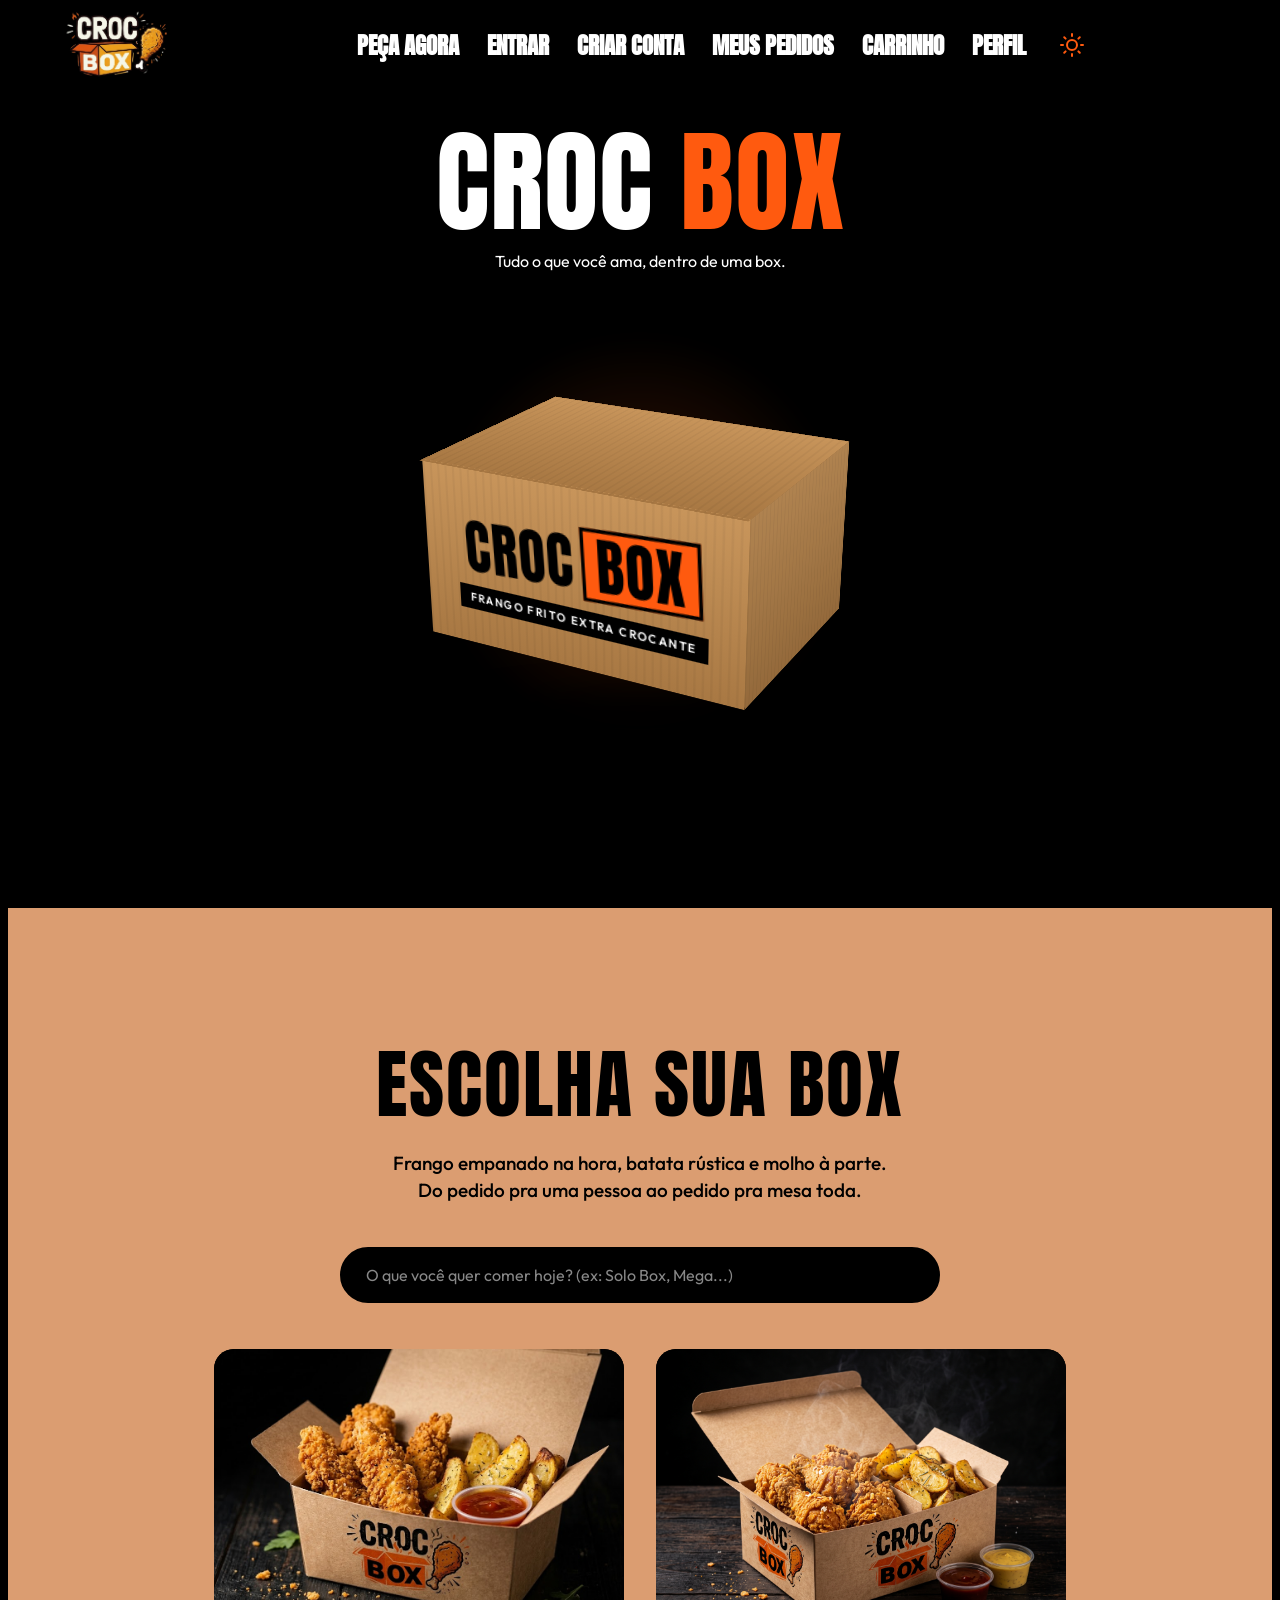
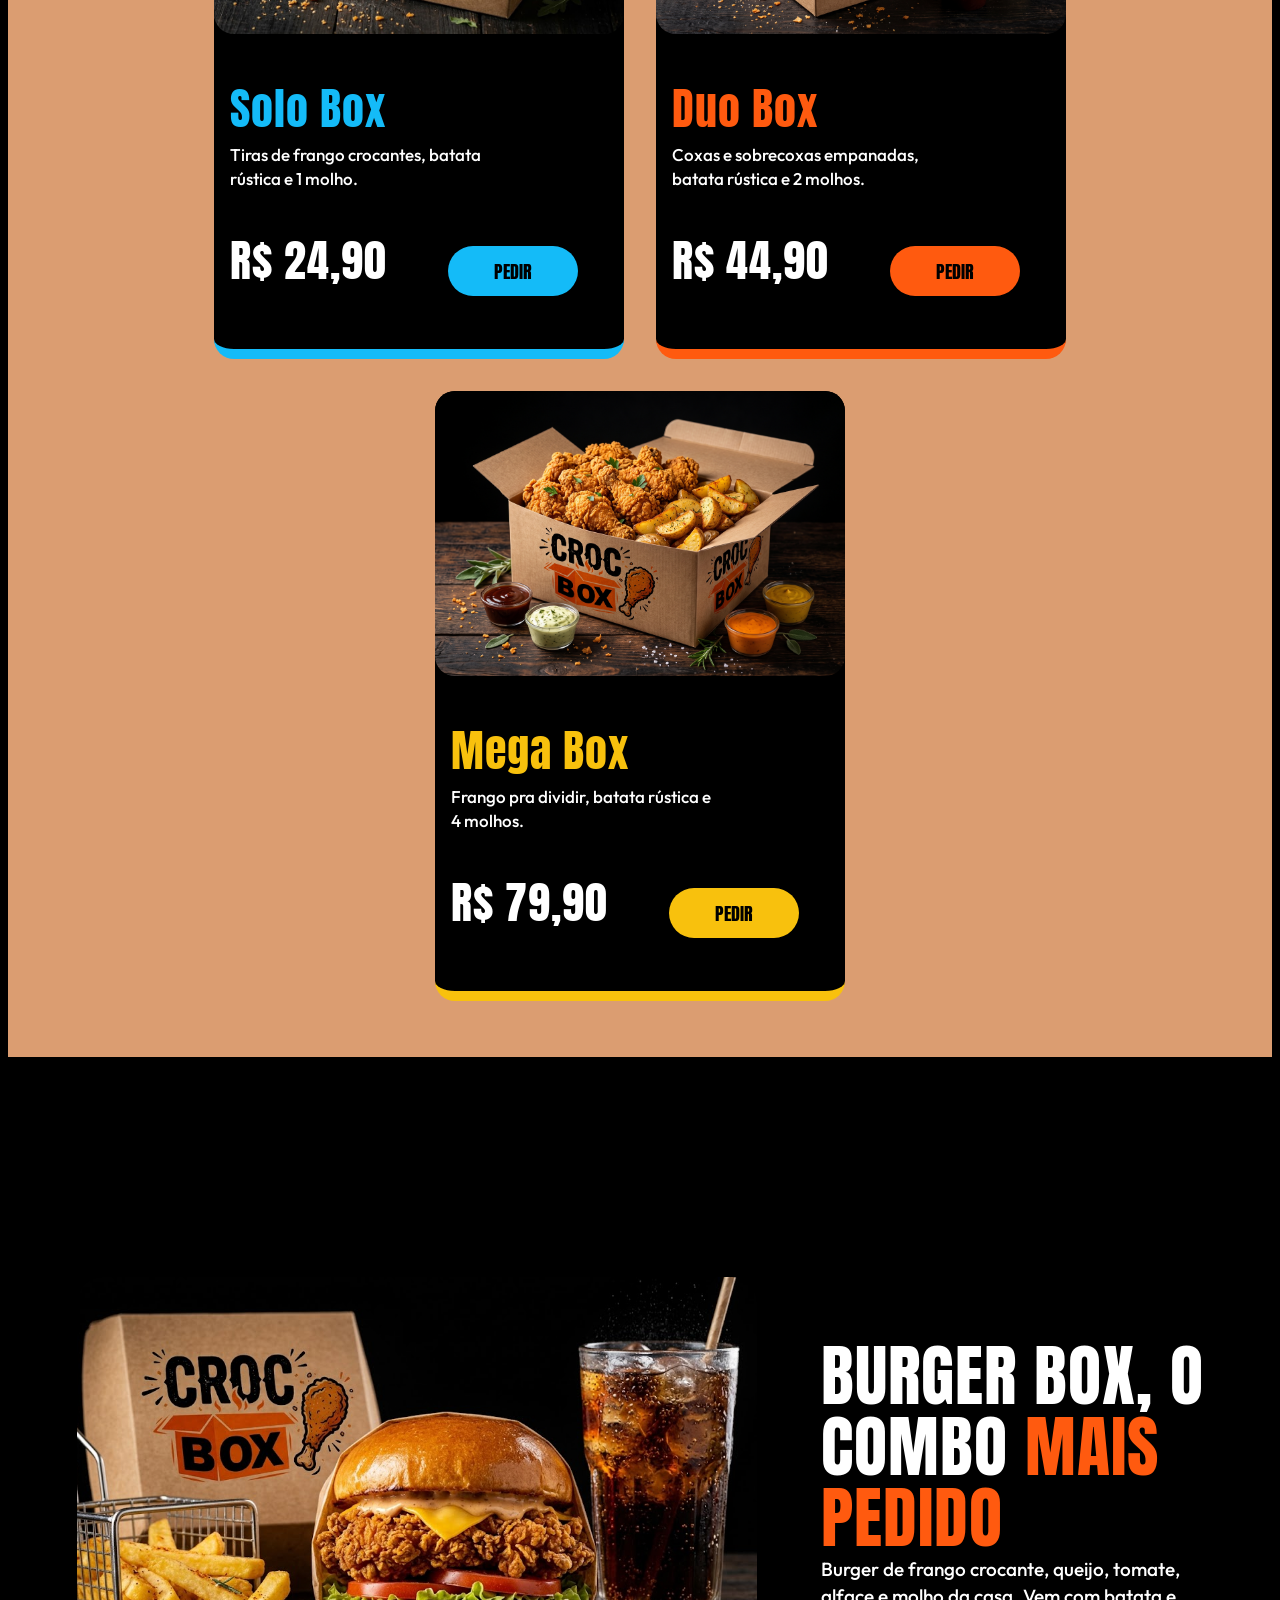
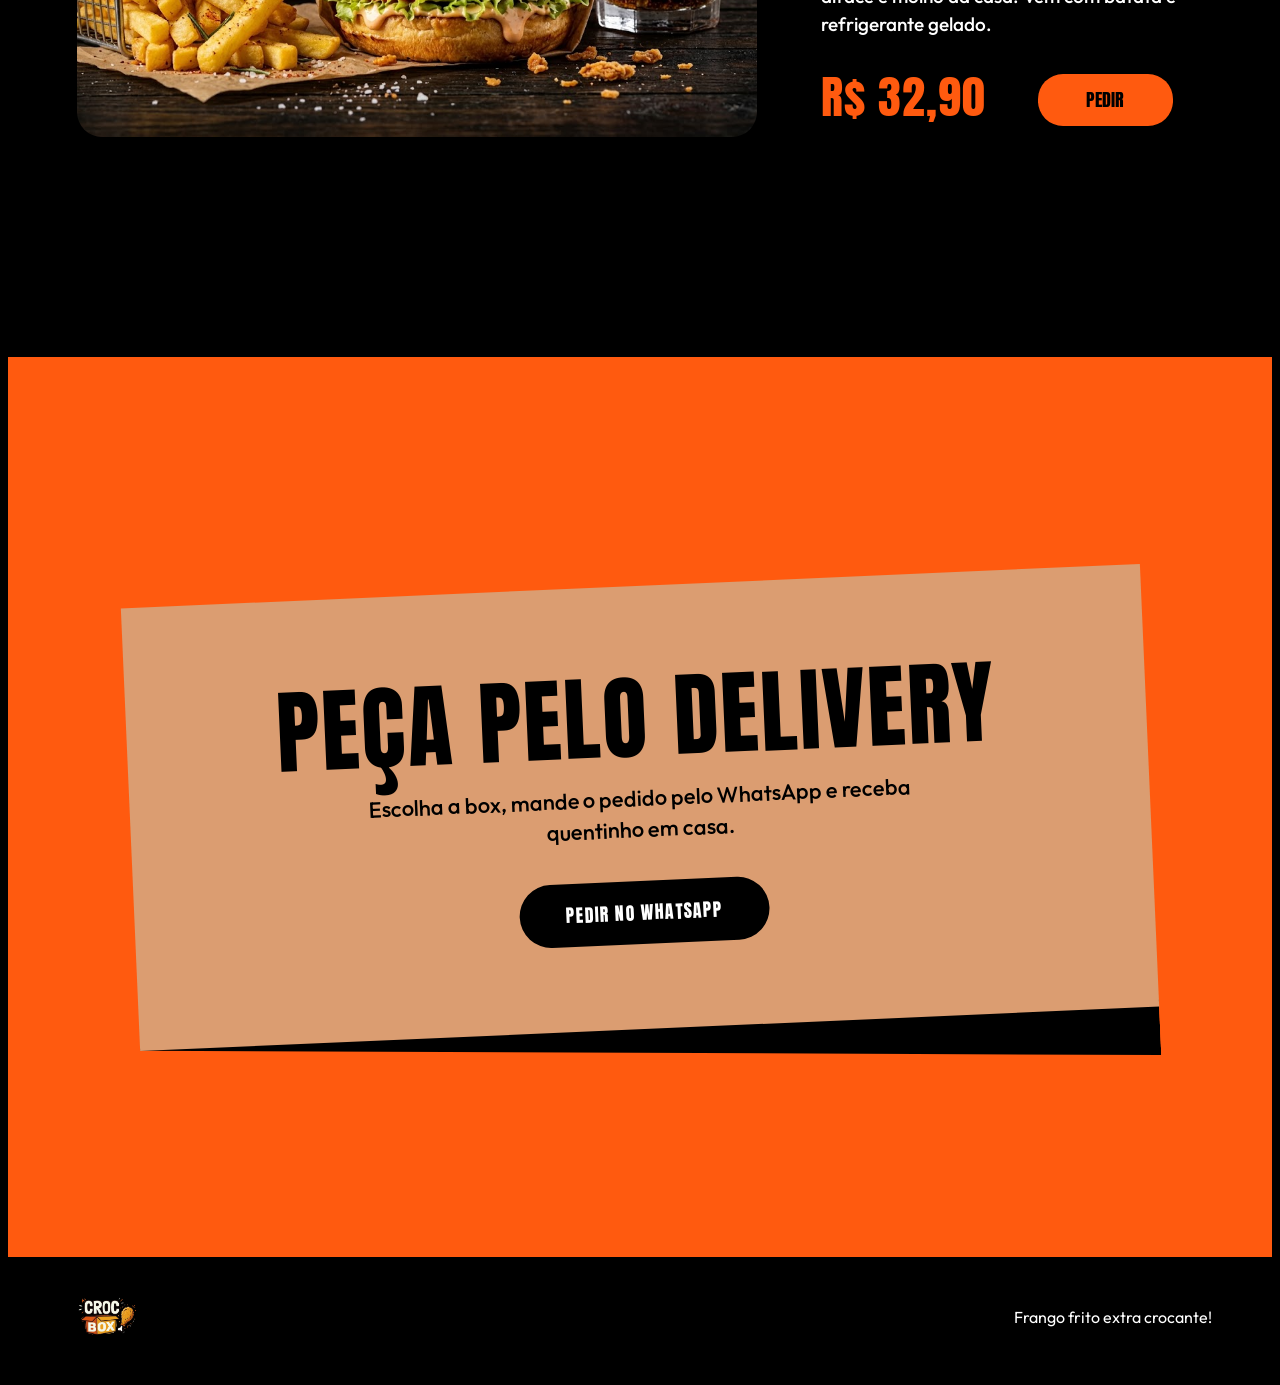
<file: index.html>
<!DOCTYPE html>
<html lang="pt-BR">
<head>
  <meta charset="utf-8">
  <meta name="viewport" content="width=device-width, initial-scale=1, viewport-fit=cover">
  <title>Peça seu lanche agora!</title>

  <link rel="preconnect" href="https://fonts.googleapis.com">
  <link rel="preconnect" href="https://fonts.gstatic.com" crossorigin>
  <link href="https://fonts.googleapis.com/css2?family=Anton&family=Outfit:wght@500;600&display=swap" rel="stylesheet">

  <link rel="stylesheet" href="style.css">
</head>
<body>
  <header>
    <img src="logo-semfundo.png" alt="">
      <nav>
        <div class="dropdown">
          <a href="pecaagora.html" class="active">PEÇA AGORA</a>
          <div class="dropdown-content">
            <a href="#boxes">BOXES</a>
            <a href="#box-mais-pedida">COMBO</a>
            <a href="#delivery">DELIVERY</a>
          </div>
        </div>
        <a href="login.html">ENTRAR</a>
        <a href="criarconta.html">CRIAR CONTA</a>
        <a href="meuspedidos.html">MEUS PEDIDOS</a>
        <a href="carrinho.html">CARRINHO</a>
        <a href="perfil.html">PERFIL</a>
        <button id="btn-tema" class="btn-tema" aria-label="Alternar Tema">
          <svg class="icone-sol" xmlns="http://www.w3.org/2000/svg" width="24" height="24" viewBox="0 0 24 24" fill="none" stroke="currentColor" stroke-width="2" stroke-linecap="round" stroke-linejoin="round">
            <circle cx="12" cy="12" r="5"></circle>
            <line x1="12" y1="1" x2="12" y2="3"></line>
            <line x1="12" y1="21" x2="12" y2="23"></line>
            <line x1="4.22" y1="4.22" x2="5.64" y2="5.64"></line>
            <line x1="18.36" y1="18.36" x2="19.78" y2="19.78"></line>
            <line x1="1" y1="12" x2="3" y2="12"></line>
            <line x1="21" y1="12" x2="23" y2="12"></line>
            <line x1="4.22" y1="19.78" x2="5.64" y2="18.36"></line>
            <line x1="18.36" y1="5.64" x2="19.78" y2="4.22"></line>
          </svg>
          <svg class="icone-lua" xmlns="http://www.w3.org/2000/svg" width="24" height="24" viewBox="0 0 24 24" fill="none" stroke="currentColor" stroke-width="2" stroke-linecap="round" stroke-linejoin="round">
            <path d="M21 12.79A9 9 0 1 1 11.21 3 7 7 0 0 0 21 12.79z"></path>
          </svg>
        </button>
      </nav>
  </header>

  <section class="caixa-3d" id="caixa-3d">
    <h1>CROC <span>BOX</span></h1>
    <p>Tudo o que você ama, dentro de uma box.</p>
    <div class="stage" id="stage" role="button" tabindex="0" aria-pressed="false" aria-label="Abrir ou fechar a caixa">
      <div class="glow"></div>
      <div class="shadow"></div>
      <div class="float">
        <div class="rig" id="rig">
          <div class="box">
            <div class="f kraft front">
              <div class="print">
                <div class="mark">CROC <b>BOX</b></div>
                <div class="tag">Frango frito extra crocante</div>
              </div>
            </div>
            <div class="f kraft back"></div>
            <div class="f kraft right"></div>
            <div class="f kraft left"></div>
            <div class="f kraft bottom"></div>
            <div class="f in in-back"></div>
            <div class="f in in-left"></div>
            <div class="f in-floor"></div>
            <div class="lid">
              <div class="lp">
                <div class="f kraft"></div>
                <div class="f lu"></div>
              </div>
            </div>
          </div>
        </div>
      </div>
    </div>
  </section>

  <section class="box-crocbox" id="box-crocbox">
    <h1>Escolha sua BOX</h1>
    <p>
      Frango empanado na hora, batata rústica e molho à parte. <br> Do pedido pra uma pessoa ao pedido pra mesa toda.
    </p>

    <div class="busca-container-box">
      <input type="text" id="input-busca" placeholder="O que você quer comer hoje? (ex: Solo Box, Mega...)">
    </div>

    <div class="container-boxes">
      <div class="box1" id="boxes">
        <img src="solo-box.jpg" alt="Solo Box">
        <h2><span>Solo Box</span></h2>
        <p>Tiras de frango crocantes, batata <br> rústica e 1 molho.</p>
        <h2>R$ 24,90 <button type="button" onclick="window.location.href='pedir.html?box=solo'">Pedir</button></h2>
      </div>
      <div class="box2">
        <img src="duo-box.jpg" alt="Duo Box">
        <h2><span>Duo Box</span></h2>
        <p>Coxas e sobrecoxas empanadas, <br> batata rústica e 2 molhos.</p>
        <h2>R$ 44,90 <button type="button" onclick="window.location.href='pedir.html?box=duo'">Pedir</button></h2>
      </div>
      <div class="box3">
        <img src="mega-box.jpg" alt="Mega Box">
        <h2><span>Mega Box</span></h2>
        <p>Frango pra dividir, batata rústica e <br> 4 molhos.</p>
        <h2>R$ 79,90 <button type="button" onclick="window.location.href='pedir.html?box=mega'">Pedir</button></h2>
      </div>
    </div>
  </section>

  <section class="box-mais-pedida" id="box-mais-pedida">
    <img src="combo-crocbox.jpg" alt="Combo Burger Box">
    <div class="info-mais-pedida">
      <h1>Burger Box, o  <br>combo <span>mais <br> pedido</span></h1>
      <p>Burger de frango crocante, queijo, tomate, <br> alface e molho da casa. Vem com batata e <br>refrigerante gelado.</p>
      <h2>R$ 32,90 <button type="button" onclick="window.location.href='pedir.html?box=burguer'">Pedir</button></h2>
    </div>
  </section>

  <section class="delivery" id="delivery">
    <div class="caixa-abstrata">
      <h1>Peça pelo delivery</h1>
      <p>Escolha a box, mande o pedido pelo WhatsApp e receba <br> quentinho em casa.</p>
      <button>Pedir no WhatsApp</button>
    </div>
  </section>

  <footer class="rodape">
    <img src="logo-semfundo.png" alt="">
    <p>Frango frito extra crocante!</p>
  </footer>

  <script src="script.js"></script>
</body>
</html>
</file>
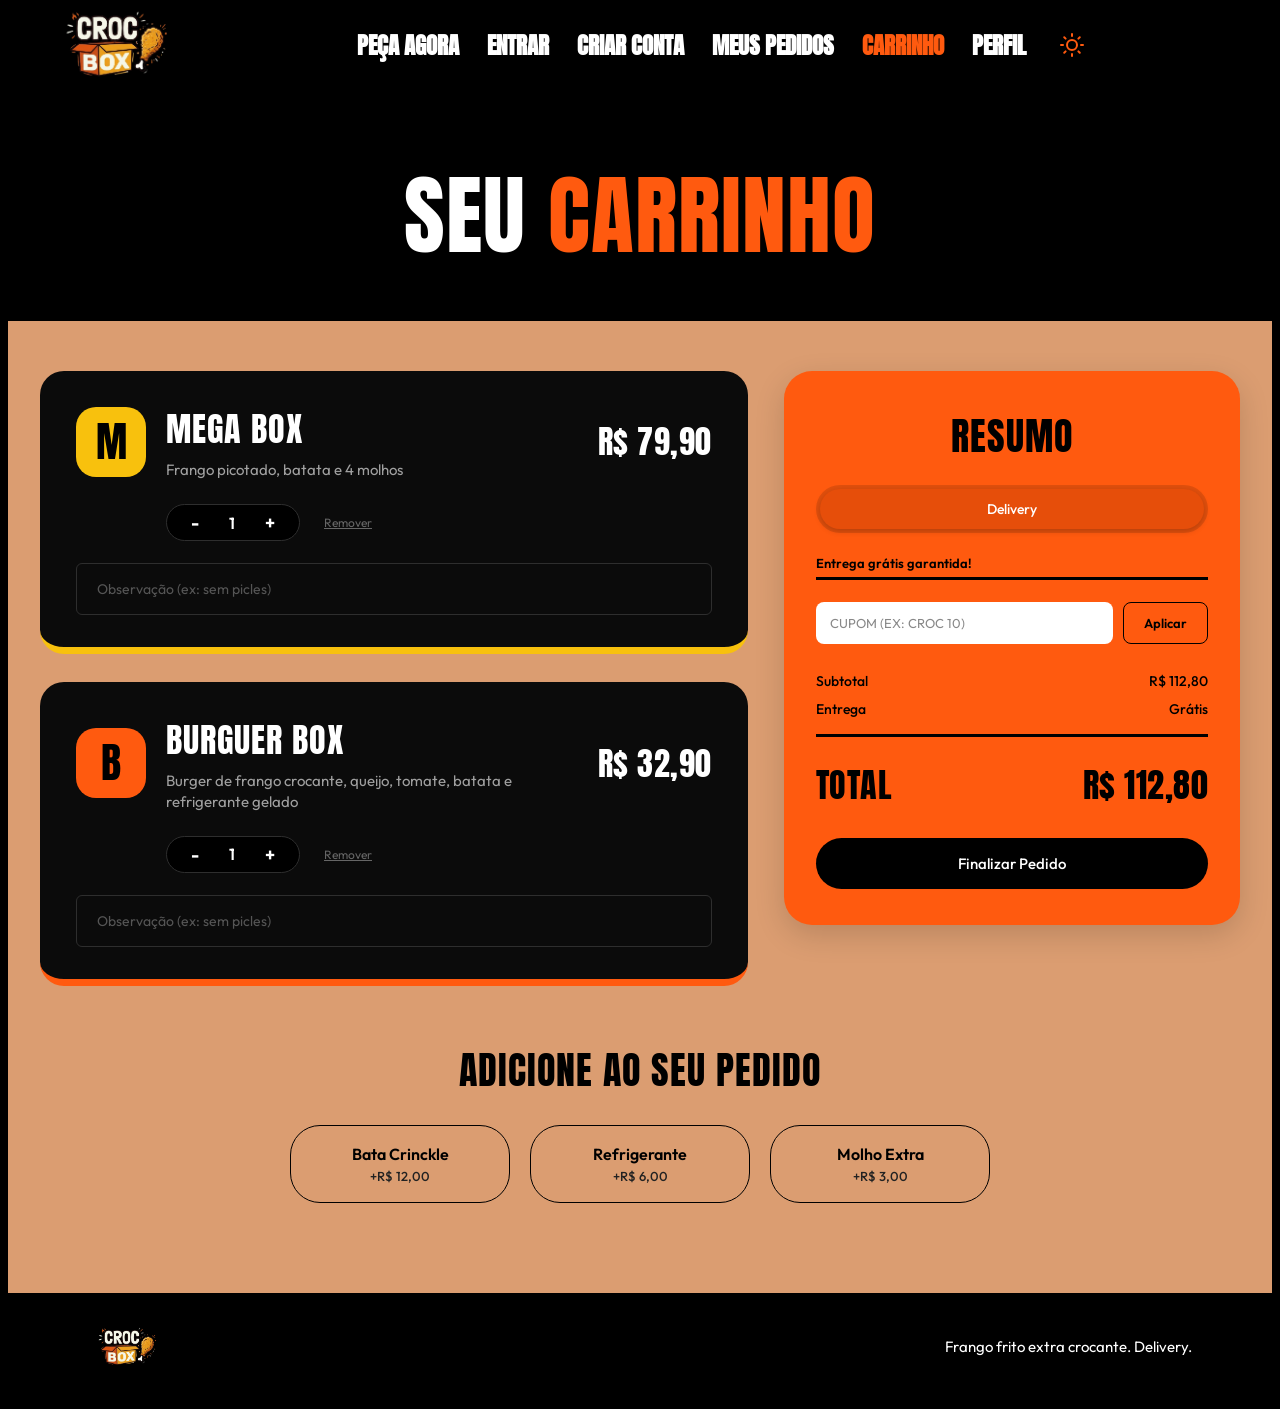
<file: carrinho.html>
<!DOCTYPE html>
<html lang="pt-BR">
<head>
  <meta charset="utf-8">
  <meta name="viewport" content="width=device-width, initial-scale=1, viewport-fit=cover">
  <title>Seu Carrinho</title>
  <link rel="preconnect" href="https://fonts.googleapis.com">
  <link rel="preconnect" href="https://fonts.gstatic.com" crossorigin>
  <link href="https://fonts.googleapis.com/css2?family=Anton&family=Outfit:wght@400;500;600;700&display=swap" rel="stylesheet">
  <link rel="stylesheet" href="style.css">
</head>
<body>
  <header>
    <img src="logo-semfundo.png" alt="Logo Croc Box">
    <nav>
      <a href="pecaagora.html">PEÇA AGORA</a>
      <a href="login.html">ENTRAR</a>
      <a href="criarconta.html">CRIAR CONTA</a>
      <a href="meuspedidos.html">MEUS PEDIDOS</a>
      <a href="carrinho.html" class="active">CARRINHO</a>
      <a href="perfil.html">PERFIL</a>
      <button id="btn-tema" class="btn-tema" aria-label="Alternar Tema">
          <svg class="icone-sol" xmlns="http://www.w3.org/2000/svg" width="24" height="24" viewBox="0 0 24 24" fill="none" stroke="currentColor" stroke-width="2" stroke-linecap="round" stroke-linejoin="round">
            <circle cx="12" cy="12" r="5"></circle>
            <line x1="12" y1="1" x2="12" y2="3"></line>
            <line x1="12" y1="21" x2="12" y2="23"></line>
            <line x1="4.22" y1="4.22" x2="5.64" y2="5.64"></line>
            <line x1="18.36" y1="18.36" x2="19.78" y2="19.78"></line>
            <line x1="1" y1="12" x2="3" y2="12"></line>
            <line x1="21" y1="12" x2="23" y2="12"></line>
            <line x1="4.22" y1="19.78" x2="5.64" y2="18.36"></line>
            <line x1="18.36" y1="5.64" x2="19.78" y2="4.22"></line>
          </svg>
          <svg class="icone-lua" xmlns="http://www.w3.org/2000/svg" width="24" height="24" viewBox="0 0 24 24" fill="none" stroke="currentColor" stroke-width="2" stroke-linecap="round" stroke-linejoin="round">
            <path d="M21 12.79A9 9 0 1 1 11.21 3 7 7 0 0 0 21 12.79z"></path>
          </svg>
        </button>
    </nav>
  </header>

  <section class="titulo-carrinho-page">
    <h1>SEU <span>CARRINHO</span></h1>
  </section>

  <section class="secao-carrinho">
    <div class="carrinho-container">
      
      <div class="carrinho-grid">
        <div class="carrinho-itens">
          
          <div class="carrinho-card mega-box" data-nome="Mega Box" data-preco="79.90">
            <div class="card-topo">
              <div class="card-icone icone-amarelo">M</div>
              <div class="card-info">
                <h3>MEGA BOX</h3>
                <p>Frango picotado, batata e 4 molhos</p>
              </div>
              <div class="card-preco">R$ 79,90</div>
            </div>

            <div class="card-acoes">
              <div class="seletor-quantidade">
                <button type="button" class="btn-qtd btn-diminuir">-</button>
                <span class="qtd-numero">1</span>
                <button type="button" class="btn-qtd btn-aumentar">+</button>
              </div>
              <button type="button" class="btn-remover">Remover</button>
            </div>

            <div class="card-obs">
              <input type="text" placeholder="Observação (ex: sem picles)">
            </div>
          </div>

          <div class="carrinho-card burguer-box" data-nome="Burguer Box" data-preco="32.90">
            <div class="card-topo">
              <div class="card-icone icone-laranja">B</div>
              <div class="card-info">
                <h3>BURGUER BOX</h3>
                <p>Burger de frango crocante, queijo, tomate, batata e refrigerante gelado</p>
              </div>
              <div class="card-preco">R$ 32,90</div>
            </div>

            <div class="card-acoes">
              <div class="seletor-quantidade">
                <button type="button" class="btn-qtd btn-diminuir">-</button>
                <span class="qtd-numero">1</span>
                <button type="button" class="btn-qtd btn-aumentar">+</button>
              </div>
              <button type="button" class="btn-remover">Remover</button>
            </div>

            <div class="card-obs">
              <input type="text" placeholder="Observação (ex: sem picles)">
            </div>
          </div>

        </div>

        <div class="carrinho-resumo">
          <div class="resumo-card">
            <h2>RESUMO</h2>
            
            <div class="toggle-entrega">
              <button type="button" class="btn-toggle ativo" data-tipo="delivery">Delivery</button>
            </div>

            <div class="linha-promo">
              <p>Entrega grátis garantida!</p>
              <div class="barra-preta"></div>
            </div>

            <div class="cupom-box">
              <input type="text" placeholder="CUPOM (EX: CROC 10)" class="input-cupom" id="input-cupom">
              <button type="button" class="btn-aplicar-cupom" id="btn-cupom">Aplicar</button>
            </div>

            <div class="linhas-resumo">
              <div class="linha-valor">
                <span>Subtotal</span>
                <span id="subtotal-valor">R$ 112,80</span>
              </div>
              <div class="linha-valor">
                <span>Entrega</span>
                <span id="entrega-valor">Grátis</span>
              </div>
              <div class="linha-valor" id="linha-desconto" style="display: none; color: #000000; font-weight: bold;">
                <span>Desconto (10%)</span>
                <span id="desconto-valor">-R$ 0,00</span>
              </div>
            </div>

            <div class="divisor-resumo"></div>

            <div class="linha-total">
              <span>TOTAL</span>
              <span id="total-valor">R$ 112,80</span>
            </div>

            <button type="button" class="btn-finalizar" id="btn-finalizar">Finalizar Pedido</button>
          </div>
        </div>

      </div>

      <div class="secao-adicionais">
        <h2>ADICIONE AO SEU PEDIDO</h2>
        <div class="grid-adicionais">
          <button type="button" class="card-adicional" data-nome="Bata Crinckle" data-preco="12.00">
            <h4>Bata Crinckle</h4>
            <span>+R$ 12,00</span>
          </button>
          <button type="button" class="card-adicional" data-nome="Refrigerante" data-preco="6.00">
            <h4>Refrigerante</h4>
            <span>+R$ 6,00</span>
          </button>
          <button type="button" class="card-adicional" data-nome="Molho Extra" data-preco="3.00">
            <h4>Molho Extra</h4>
            <span>+R$ 3,00</span>
          </button>
        </div>
      </div>

    </div>
  </section>

  <footer class="rodape rodape-carrinho">
    <img src="logo-semfundo.png" alt="Logo Croc Box">
    <p>Frango frito extra crocante. Delivery.</p>
  </footer>

  <script src="script.js"></script>
</body>
</html>
</file>
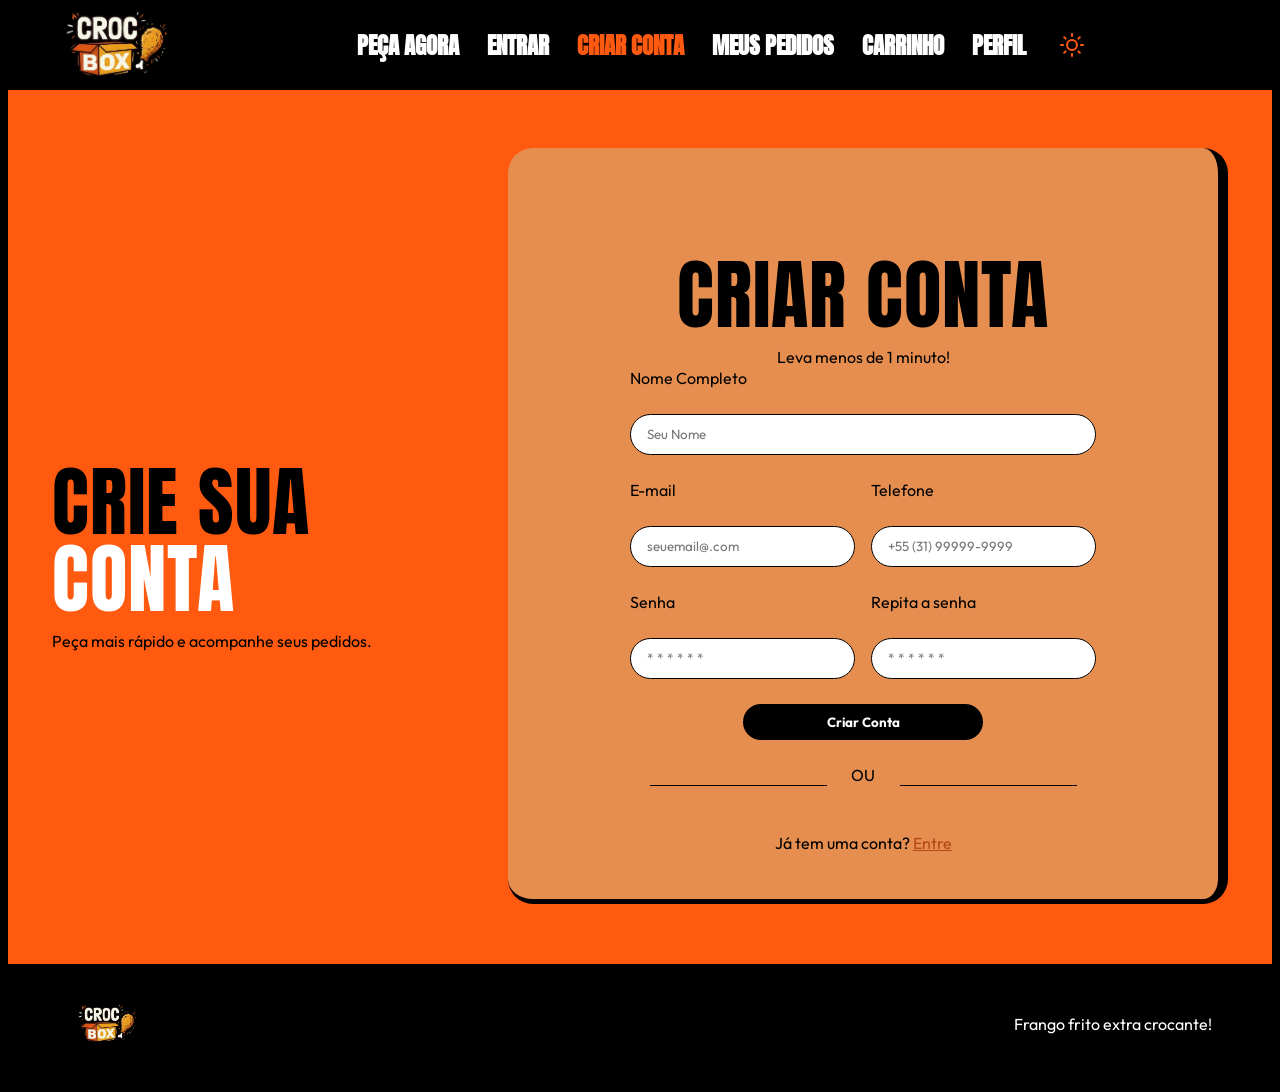
<file: criarconta.html>
<!DOCTYPE html>
<html lang="pt-BR">
<head>
  <meta charset="utf-8">
  <meta name="viewport" content="width=device-width, initial-scale=1, viewport-fit=cover">
  <title>Crie sua conta</title>
  <link rel="preconnect" href="https://fonts.googleapis.com">
  <link rel="preconnect" href="https://fonts.gstatic.com" crossorigin>
  <link href="https://fonts.googleapis.com/css2?family=Anton&family=Outfit:wght@500;600&display=swap" rel="stylesheet">
  <link rel="stylesheet" href="style.css">
</head>
<body>
  <header>
    <img src="logo-semfundo.png" alt="Logo Croc Box">
    <nav>
      <a href="pecaagora.html">PEÇA AGORA</a>
      <a href="login.html">ENTRAR</a>
      <a href="criarconta.html" class="active">CRIAR CONTA</a>
      <a href="meuspedidos.html">MEUS PEDIDOS</a>
      <a href="carrinho.html">CARRINHO</a>
      <a href="perfil.html">PERFIL</a>
      <button id="btn-tema" class="btn-tema" aria-label="Alternar Tema">
          <svg class="icone-sol" xmlns="http://www.w3.org/2000/svg" width="24" height="24" viewBox="0 0 24 24" fill="none" stroke="currentColor" stroke-width="2" stroke-linecap="round" stroke-linejoin="round">
            <circle cx="12" cy="12" r="5"></circle>
            <line x1="12" y1="1" x2="12" y2="3"></line>
            <line x1="12" y1="21" x2="12" y2="23"></line>
            <line x1="4.22" y1="4.22" x2="5.64" y2="5.64"></line>
            <line x1="18.36" y1="18.36" x2="19.78" y2="19.78"></line>
            <line x1="1" y1="12" x2="3" y2="12"></line>
            <line x1="21" y1="12" x2="23" y2="12"></line>
            <line x1="4.22" y1="19.78" x2="5.64" y2="18.36"></line>
            <line x1="18.36" y1="5.64" x2="19.78" y2="4.22"></line>
          </svg>
          <svg class="icone-lua" xmlns="http://www.w3.org/2000/svg" width="24" height="24" viewBox="0 0 24 24" fill="none" stroke="currentColor" stroke-width="2" stroke-linecap="round" stroke-linejoin="round">
            <path d="M21 12.79A9 9 0 1 1 11.21 3 7 7 0 0 0 21 12.79z"></path>
          </svg>
        </button>
    </nav>
  </header>
  <section class="login">
    <div class="titulo">
      <h1>
        Crie sua <br> <span>Conta</span> 
      </h1>
      <p>
        Peça mais rápido e acompanhe seus pedidos. <br> 
      </p>
    </div>
    <div class="entrar-box">
      <h1>
        Criar Conta
      </h1>
      <p>
        Leva menos de 1 minuto!
      </p>
      <form action="" class="form">
        <label for="">Nome Completo</label> <br>
        <input type="text" placeholder="Seu Nome"> <br>
        <div class="linha-inputs">
          <div>
            <label for="">E-mail</label> <br>
            <input type="email" name="" class="email-criar" placeholder="seuemail@.com">
          </div>
          <div>
            <label for="">Telefone</label> <br>
            <input type="tel" name="" id="telefone" class="email-criar" placeholder="+55 (31) 99999-9999" oninput="mascara_telefone()" maxlength="20">
          </div>
        </div>
        <div class="linha-inputs">
          <div>
            <label for="">Senha</label> <br>
            <input type="password" name="" class="email-criar" placeholder="* * * * * *">
          </div>
          <div>
            <label for="">Repita a senha</label> <br>
            <input type="password" name="" class="email-criar" placeholder="* * * * * *">
          </div>
        </div>
        <button type="submit" class="btn-entrar">Criar Conta</button>
        <div class="linha"><hr> OU <hr></div>
        <p>Já tem uma conta? <a href="login.html">Entre</a></p>
      </form>
    </div>
  </section>

  <footer class="rodape">
    <img src="logo-semfundo.png" alt="">
    <p>Frango frito extra crocante!</p>
  </footer>

  <script src="script.js"></script>
</body>
</html>
</file>
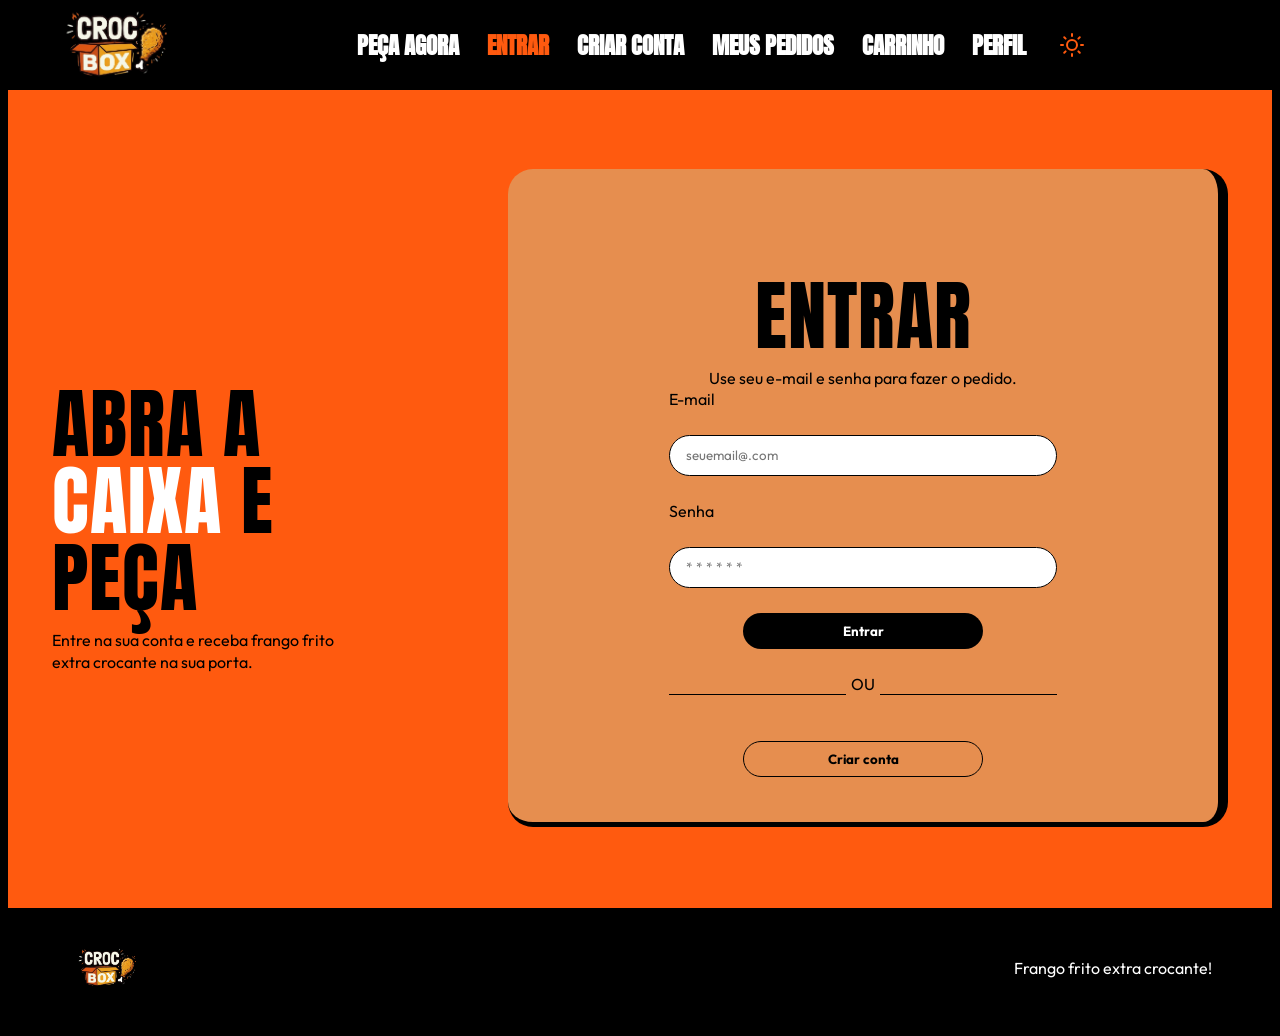
<file: login.html>
<!DOCTYPE html>
<html lang="pt-BR">
<head>
  <meta charset="utf-8">
  <meta name="viewport" content="width=device-width, initial-scale=1, viewport-fit=cover">
  <title>Faça seu login</title>
  <link rel="preconnect" href="https://fonts.googleapis.com">
  <link rel="preconnect" href="https://fonts.gstatic.com" crossorigin>
  <link href="https://fonts.googleapis.com/css2?family=Anton&family=Outfit:wght@500;600&display=swap" rel="stylesheet">
  <link rel="stylesheet" href="style.css">
</head>
<body>
<header>
    <img src="logo-semfundo.png" alt="Logo Croc Box">
    <nav>
      <a href="pecaagora.html">PEÇA AGORA</a>
      <a href="login.html" class="active">ENTRAR</a>
      <a href="criarconta.html">CRIAR CONTA</a>
      <a href="meuspedidos.html">MEUS PEDIDOS</a>
      <a href="carrinho.html">CARRINHO</a>
      <a href="perfil.html">PERFIL</a>
      <button id="btn-tema" class="btn-tema" aria-label="Alternar Tema">
          <svg class="icone-sol" xmlns="http://www.w3.org/2000/svg" width="24" height="24" viewBox="0 0 24 24" fill="none" stroke="currentColor" stroke-width="2" stroke-linecap="round" stroke-linejoin="round">
            <circle cx="12" cy="12" r="5"></circle>
            <line x1="12" y1="1" x2="12" y2="3"></line>
            <line x1="12" y1="21" x2="12" y2="23"></line>
            <line x1="4.22" y1="4.22" x2="5.64" y2="5.64"></line>
            <line x1="18.36" y1="18.36" x2="19.78" y2="19.78"></line>
            <line x1="1" y1="12" x2="3" y2="12"></line>
            <line x1="21" y1="12" x2="23" y2="12"></line>
            <line x1="4.22" y1="19.78" x2="5.64" y2="18.36"></line>
            <line x1="18.36" y1="5.64" x2="19.78" y2="4.22"></line>
          </svg>
          <svg class="icone-lua" xmlns="http://www.w3.org/2000/svg" width="24" height="24" viewBox="0 0 24 24" fill="none" stroke="currentColor" stroke-width="2" stroke-linecap="round" stroke-linejoin="round">
            <path d="M21 12.79A9 9 0 1 1 11.21 3 7 7 0 0 0 21 12.79z"></path>
          </svg>
        </button>
    </nav>
  </header>
  <section class="login">
    <div class="titulo">
      <h1>
        Abra a <br> <span>caixa</span> e <br> peça
      </h1>
      <p>
        Entre na sua conta e receba frango frito <br> extra crocante na sua porta.
      </p>
    </div>
    <div class="entrar-box">
      <h1>
        Entrar
      </h1>
      <p>
        Use seu e-mail e senha para fazer o pedido.
      </p>
      <form action="">
        <label for="">E-mail</label> <br>
        <input type="email" name="" id="" placeholder="seuemail@.com"> <br>
        <label for="">Senha</label> <br>
        <input type="password" name="" id="" placeholder="* * * * * *"> <br>
        <button type="submit" class="btn-entrar">Entrar</button>
        <div class="linha"><hr> OU <hr></div>
        <button type="button" class="btn-criar" onclick="window.location.href='criarconta.html'">Criar conta</button>      </form>
    </div>
  </section>

  <footer class="rodape">
    <img src="logo-semfundo.png" alt="">
    <p>Frango frito extra crocante!</p>
  </footer>

  <script src="script.js"></script>
</body>
</html>
</file>
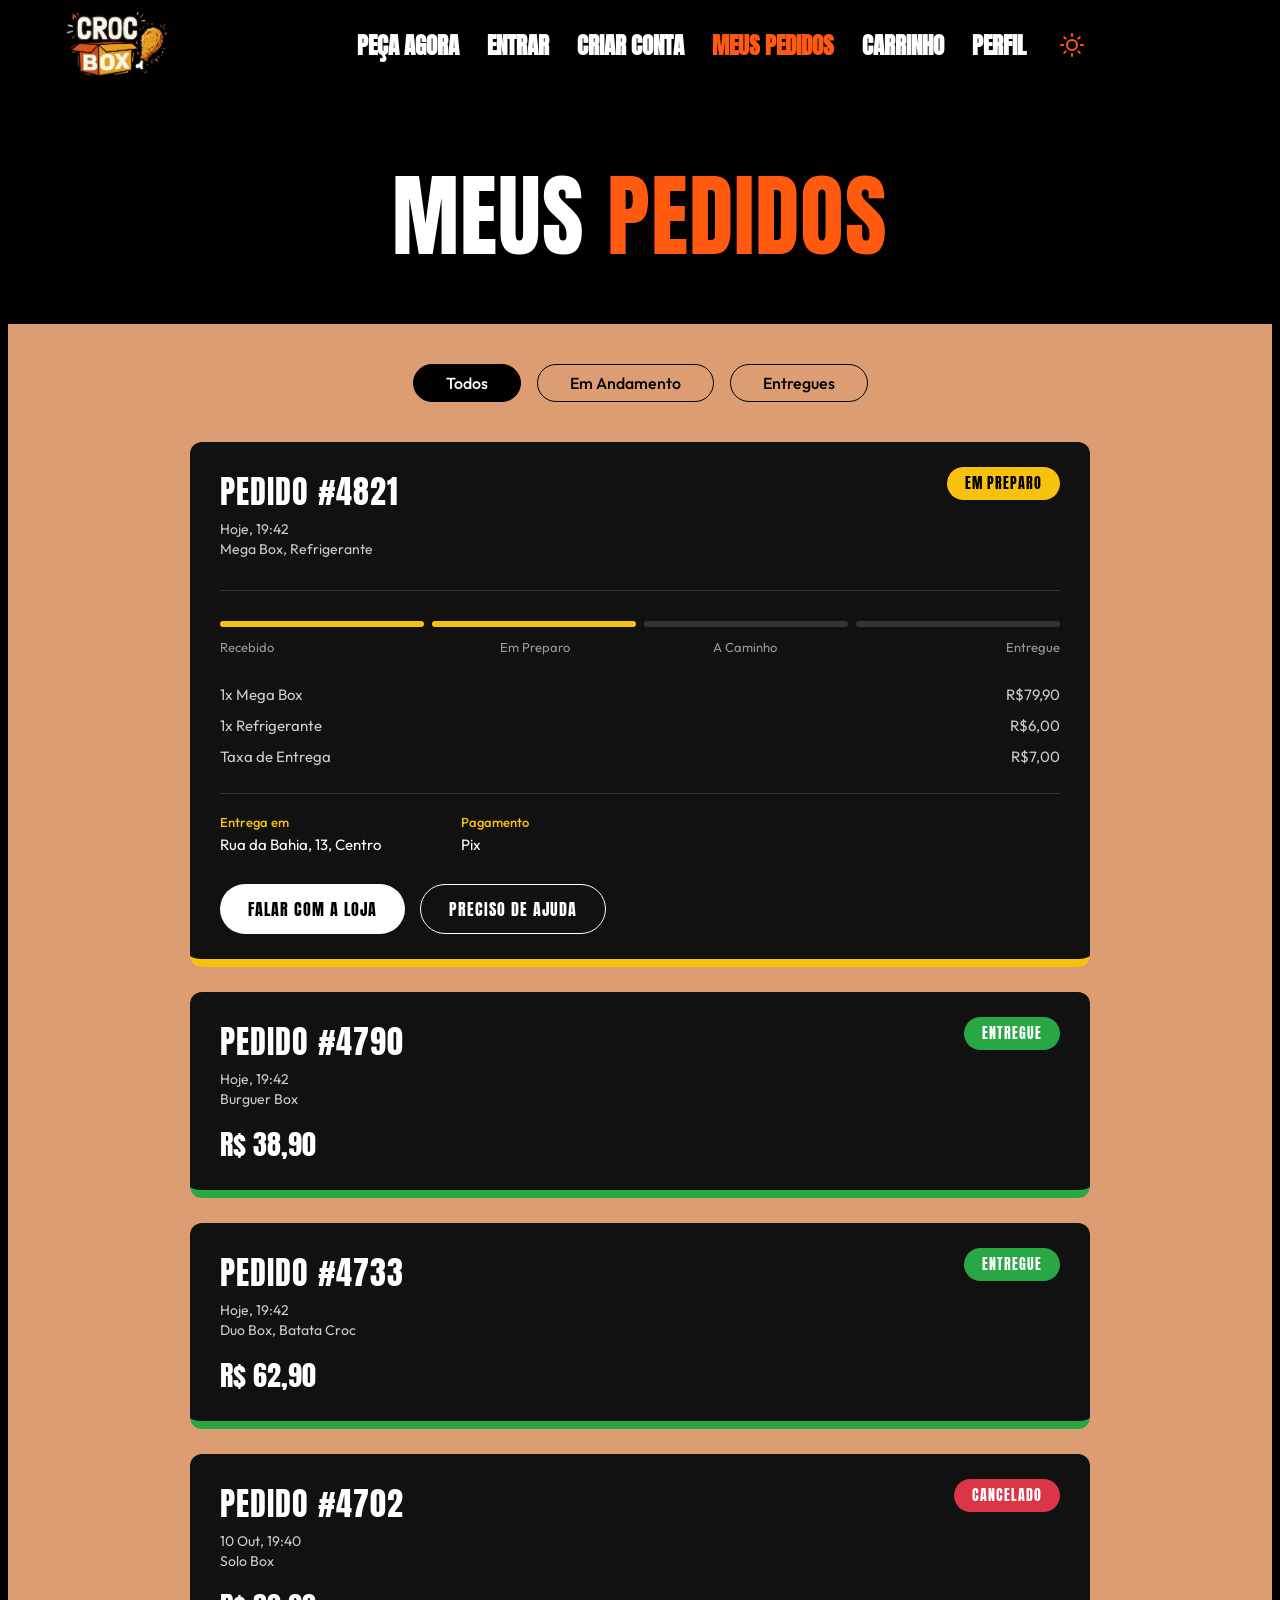
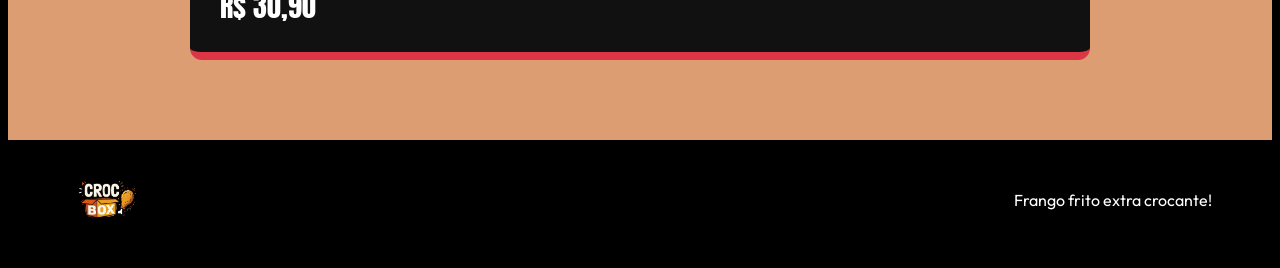
<file: meuspedidos.html>
<!DOCTYPE html>
<html lang="pt-BR">
<head>
  <meta charset="utf-8">
  <meta name="viewport" content="width=device-width, initial-scale=1, viewport-fit=cover">
  <title>Seus Pedidos</title>
  <link rel="preconnect" href="https://fonts.googleapis.com">
  <link rel="preconnect" href="https://fonts.gstatic.com" crossorigin>
  <link href="https://fonts.googleapis.com/css2?family=Anton&family=Outfit:wght@400;500;600&display=swap" rel="stylesheet">
  <link rel="stylesheet" href="style.css">
</head>
<body>
  <header>
    <img src="logo-semfundo.png" alt="Logo Croc Box">
    <nav>
      <a href="pecaagora.html">PEÇA AGORA</a>
      <a href="login.html">ENTRAR</a>
      <a href="criarconta.html">CRIAR CONTA</a>
      <a href="meuspedidos.html" class="active">MEUS PEDIDOS</a>
      <a href="carrinho.html">CARRINHO</a>
      <a href="perfil.html">PERFIL</a>
      <button id="btn-tema" class="btn-tema" aria-label="Alternar Tema">
          <svg class="icone-sol" xmlns="http://www.w3.org/2000/svg" width="24" height="24" viewBox="0 0 24 24" fill="none" stroke="currentColor" stroke-width="2" stroke-linecap="round" stroke-linejoin="round">
            <circle cx="12" cy="12" r="5"></circle>
            <line x1="12" y1="1" x2="12" y2="3"></line>
            <line x1="12" y1="21" x2="12" y2="23"></line>
            <line x1="4.22" y1="4.22" x2="5.64" y2="5.64"></line>
            <line x1="18.36" y1="18.36" x2="19.78" y2="19.78"></line>
            <line x1="1" y1="12" x2="3" y2="12"></line>
            <line x1="21" y1="12" x2="23" y2="12"></line>
            <line x1="4.22" y1="19.78" x2="5.64" y2="18.36"></line>
            <line x1="18.36" y1="5.64" x2="19.78" y2="4.22"></line>
          </svg>
          <svg class="icone-lua" xmlns="http://www.w3.org/2000/svg" width="24" height="24" viewBox="0 0 24 24" fill="none" stroke="currentColor" stroke-width="2" stroke-linecap="round" stroke-linejoin="round">
            <path d="M21 12.79A9 9 0 1 1 11.21 3 7 7 0 0 0 21 12.79z"></path>
          </svg>
        </button>
    </nav>
  </header>

  <section class="titulo-pedidos-page">
    <h1>MEUS <span>PEDIDOS</span></h1>
  </section>

  <section class="conteudo-pedidos">
        <div class="filtros-pedidos">
      <button class="ativo">Todos</button>
      <button>Em Andamento</button>
      <button>Entregues</button>
    </div>

    <div class="lista-pedidos">

      <div class="card-pedido preparo">
        <div class="card-header">
          <div class="info-principal">
            <h2>PEDIDO #4821</h2>
            <p class="data">Hoje, 19:42</p>
            <p class="resumo">Mega Box, Refrigerante</p>
          </div>
          <div class="status-badge bg-amarelo">EM PREPARO</div>
        </div>
        
        <div class="card-body">
          <div class="progress-container">
            <div class="progress-bar">
              <div class="step active"></div>
              <div class="step active"></div>
              <div class="step"></div>
              <div class="step"></div>
            </div>
            <div class="progress-labels">
              <span>Recebido</span>
              <span>Em Preparo</span>
              <span>A Caminho</span>
              <span>Entregue</span>
            </div>
          </div>

          <div class="itens-lista">
            <div class="item"><span>1x Mega Box</span> <span>R$79,90</span></div>
            <div class="item"><span>1x Refrigerante</span> <span>R$6,00</span></div>
            <div class="item"><span>Taxa de Entrega</span> <span>R$7,00</span></div>
          </div>

          <div class="detalhes-pedido">
            <div class="detalhe-bloco">
              <h4>Entrega em</h4>
              <p>Rua da Bahia, 13, Centro</p>
            </div>
            <div class="detalhe-bloco">
              <h4>Pagamento</h4>
              <p>Pix</p>
            </div>
          </div>

          <div class="acoes-pedido">
            <button class="btn-loja">FALAR COM A LOJA</button>
            <button class="btn-ajuda">PRECISO DE AJUDA</button>
          </div>
        </div>
      </div>

      <div class="card-pedido entregue">
        <div class="card-header">
          <div class="info-principal">
            <h2>PEDIDO #4790</h2>
            <p class="data">Hoje, 19:42</p>
            <p class="resumo">Burguer Box</p>
            <h3 class="preco-total">R$ 38,90</h3>
          </div>
          <div class="status-badge bg-verde">ENTREGUE</div>
        </div>
      </div>

      <div class="card-pedido entregue">
        <div class="card-header">
          <div class="info-principal">
            <h2>PEDIDO #4733</h2>
            <p class="data">Hoje, 19:42</p>
            <p class="resumo">Duo Box, Batata Croc</p>
            <h3 class="preco-total">R$ 62,90</h3>
          </div>
          <div class="status-badge bg-verde">ENTREGUE</div>
        </div>
      </div>

      <div class="card-pedido cancelado">
        <div class="card-header">
          <div class="info-principal">
            <h2>PEDIDO #4702</h2>
            <p class="data">10 Out, 19:40</p>
            <p class="resumo">Solo Box</p>
            <h3 class="preco-total">R$ 30,90</h3>
          </div>
          <div class="status-badge bg-vermelho">CANCELADO</div>
        </div>
      </div>

    </div>
  </section>

  <footer class="rodape">
    <img src="logo-semfundo.png" alt="">
    <p>Frango frito extra crocante!</p>
  </footer>

  <script src="script.js"></script>
</body>
</html>
</file>
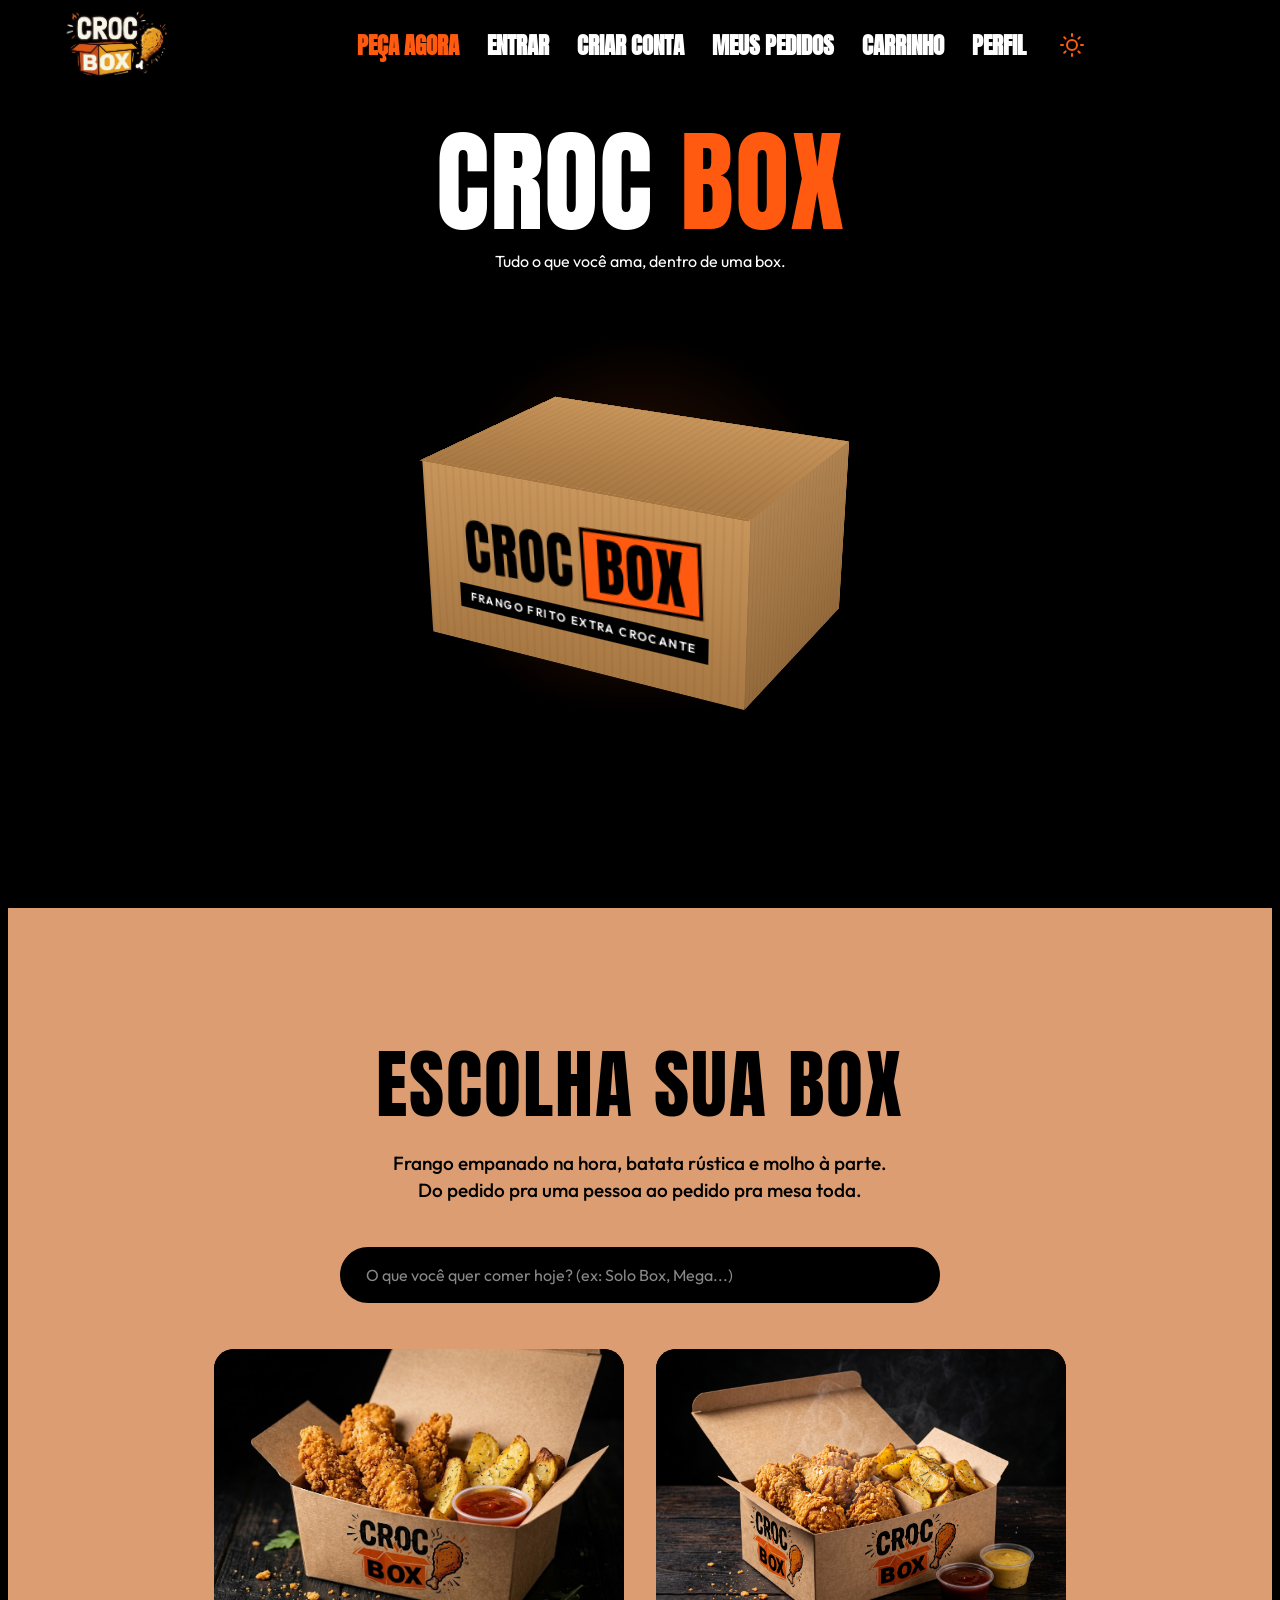
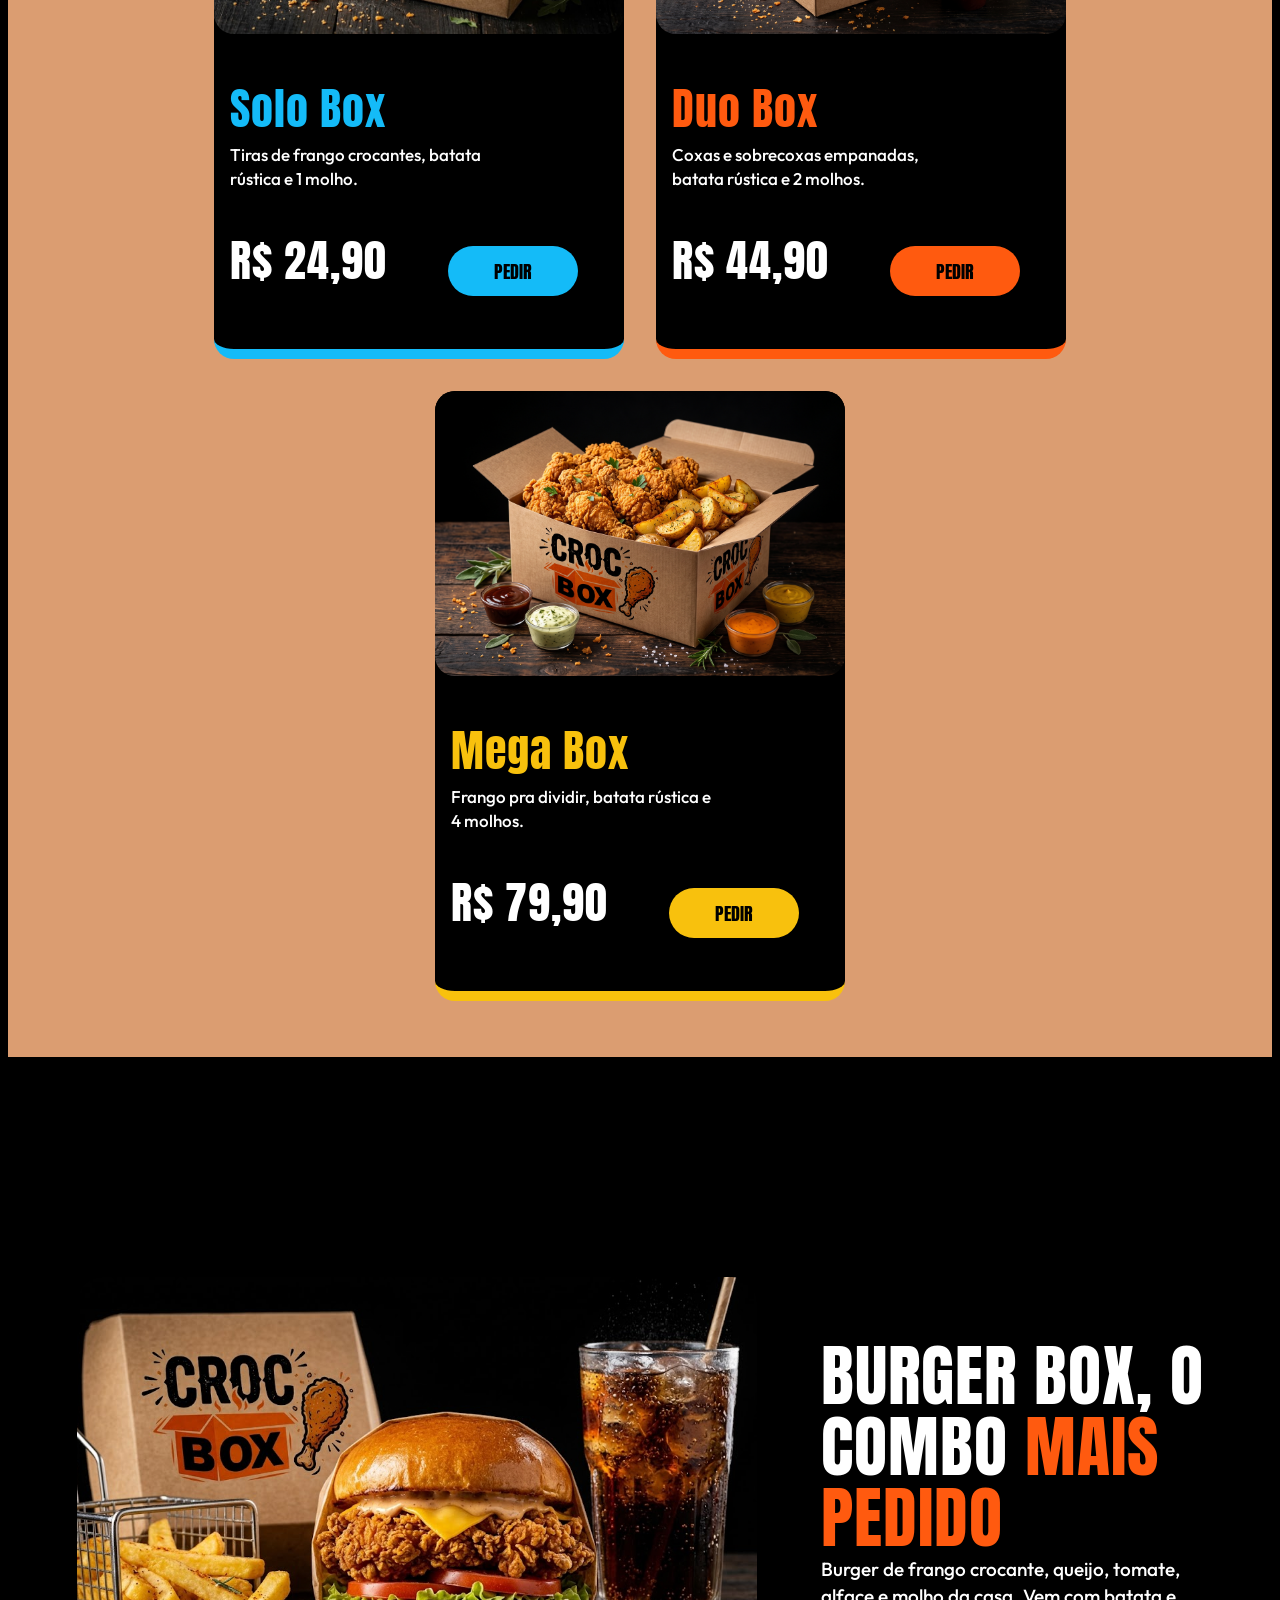
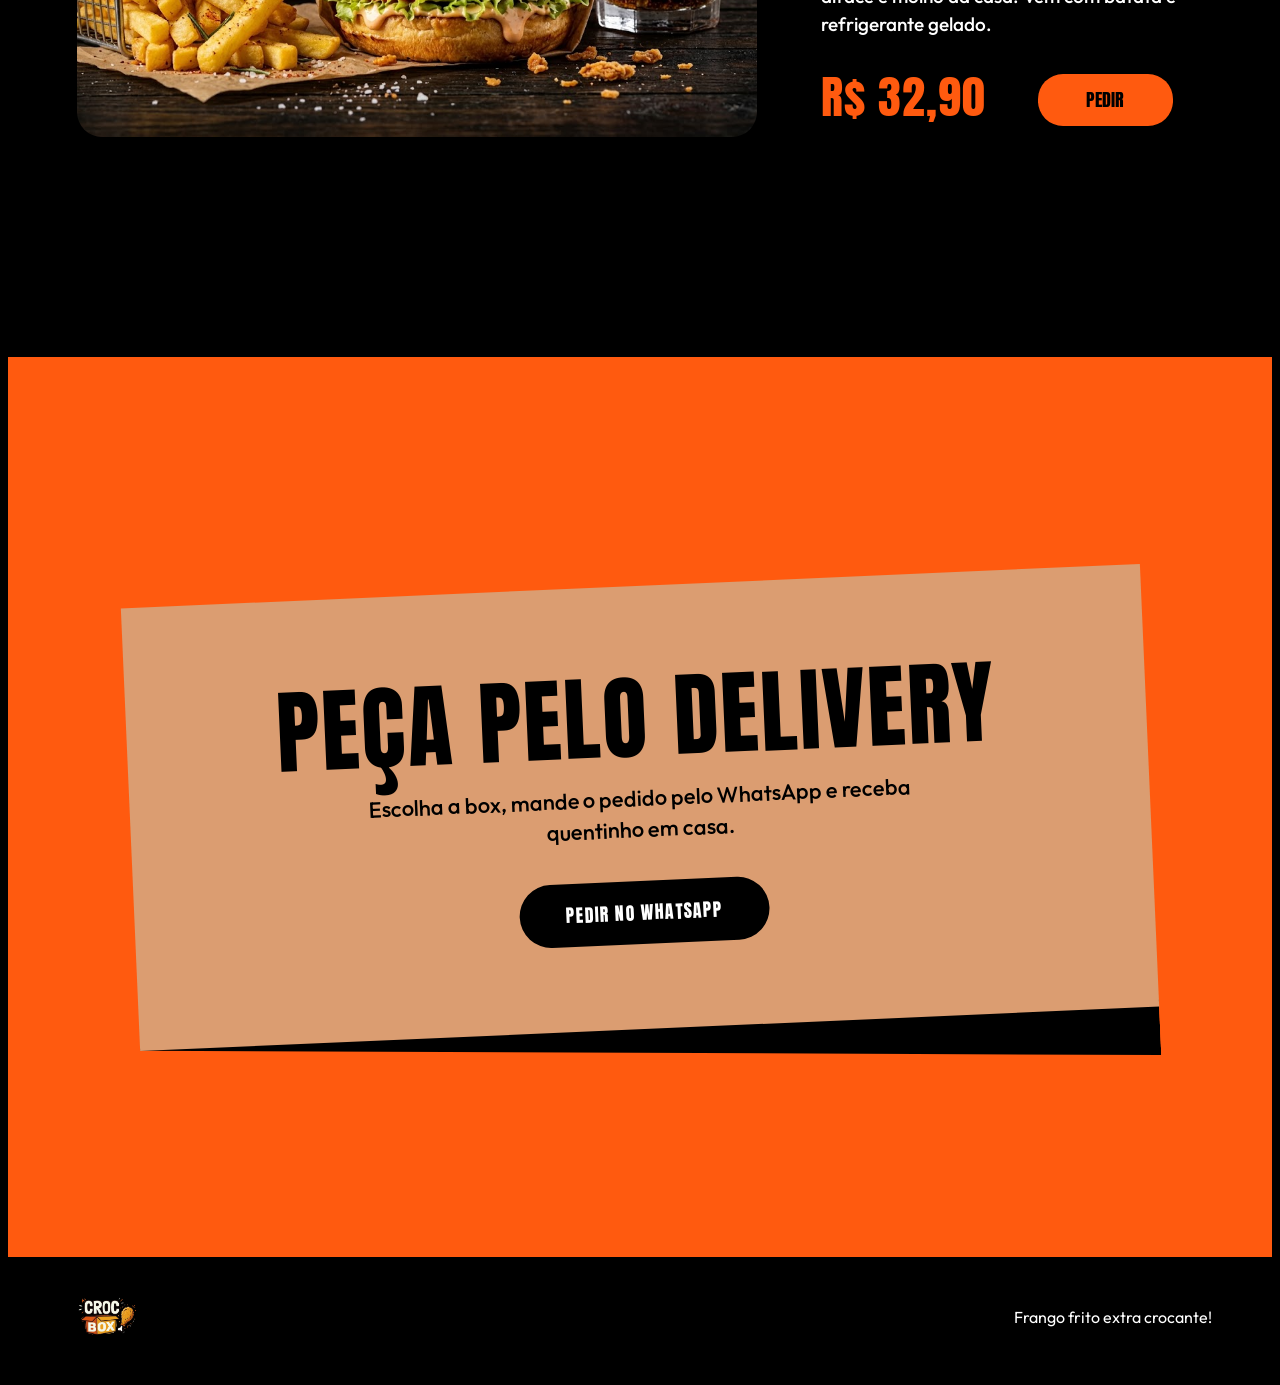
<file: pecaagora.html>
<!DOCTYPE html>
<html lang="pt-BR">
<head>
  <meta charset="utf-8">
  <meta name="viewport" content="width=device-width, initial-scale=1, viewport-fit=cover">
  <title>Peça seu lanche agora!</title>

  <link rel="preconnect" href="https://fonts.googleapis.com">
  <link rel="preconnect" href="https://fonts.gstatic.com" crossorigin>
  <link href="https://fonts.googleapis.com/css2?family=Anton&family=Outfit:wght@500;600&display=swap" rel="stylesheet">

  <link rel="stylesheet" href="style.css">
</head>
<body>
  <header>
    <img src="logo-semfundo.png" alt="">
      <nav>
        <div class="dropdown">
          <a href="pecaagora.html" class="active">PEÇA AGORA</a>
          <div class="dropdown-content">
            <a href="#boxes">BOXES</a>
            <a href="#box-mais-pedida">COMBO</a>
            <a href="#delivery">DELIVERY</a>
          </div>
        </div>
        <a href="login.html">ENTRAR</a>
        <a href="criarconta.html">CRIAR CONTA</a>
        <a href="meuspedidos.html">MEUS PEDIDOS</a>
        <a href="carrinho.html">CARRINHO</a>
        <a href="perfil.html">PERFIL</a>
        <button id="btn-tema" class="btn-tema" aria-label="Alternar Tema">
          <svg class="icone-sol" xmlns="http://www.w3.org/2000/svg" width="24" height="24" viewBox="0 0 24 24" fill="none" stroke="currentColor" stroke-width="2" stroke-linecap="round" stroke-linejoin="round">
            <circle cx="12" cy="12" r="5"></circle>
            <line x1="12" y1="1" x2="12" y2="3"></line>
            <line x1="12" y1="21" x2="12" y2="23"></line>
            <line x1="4.22" y1="4.22" x2="5.64" y2="5.64"></line>
            <line x1="18.36" y1="18.36" x2="19.78" y2="19.78"></line>
            <line x1="1" y1="12" x2="3" y2="12"></line>
            <line x1="21" y1="12" x2="23" y2="12"></line>
            <line x1="4.22" y1="19.78" x2="5.64" y2="18.36"></line>
            <line x1="18.36" y1="5.64" x2="19.78" y2="4.22"></line>
          </svg>
          <svg class="icone-lua" xmlns="http://www.w3.org/2000/svg" width="24" height="24" viewBox="0 0 24 24" fill="none" stroke="currentColor" stroke-width="2" stroke-linecap="round" stroke-linejoin="round">
            <path d="M21 12.79A9 9 0 1 1 11.21 3 7 7 0 0 0 21 12.79z"></path>
          </svg>
        </button>
      </nav>
  </header>

  <section class="caixa-3d" id="caixa-3d">
    <h1>CROC <span>BOX</span></h1>
    <p>Tudo o que você ama, dentro de uma box.</p>
    <div class="stage" id="stage" role="button" tabindex="0" aria-pressed="false" aria-label="Abrir ou fechar a caixa">
      <div class="glow"></div>
      <div class="shadow"></div>
      <div class="float">
        <div class="rig" id="rig">
          <div class="box">
            <div class="f kraft front">
              <div class="print">
                <div class="mark">CROC <b>BOX</b></div>
                <div class="tag">Frango frito extra crocante</div>
              </div>
            </div>
            <div class="f kraft back"></div>
            <div class="f kraft right"></div>
            <div class="f kraft left"></div>
            <div class="f kraft bottom"></div>
            <div class="f in in-back"></div>
            <div class="f in in-left"></div>
            <div class="f in-floor"></div>
            <div class="lid">
              <div class="lp">
                <div class="f kraft"></div>
                <div class="f lu"></div>
              </div>
            </div>
          </div>
        </div>
      </div>
    </div>
  </section>

  <section class="box-crocbox" id="box-crocbox">
    <h1>Escolha sua BOX</h1>
    <p>
      Frango empanado na hora, batata rústica e molho à parte. <br> Do pedido pra uma pessoa ao pedido pra mesa toda.
    </p>

    <div class="busca-container-box">
      <input type="text" id="input-busca" placeholder="O que você quer comer hoje? (ex: Solo Box, Mega...)">
    </div>

    <div class="container-boxes">
      <div class="box1" id="boxes">
        <img src="solo-box.jpg" alt="Solo Box">
        <h2><span>Solo Box</span></h2>
        <p>Tiras de frango crocantes, batata <br> rústica e 1 molho.</p>
        <h2>R$ 24,90 <button type="button" onclick="window.location.href='pedir.html?box=solo'">Pedir</button></h2>
      </div>
      <div class="box2">
        <img src="duo-box.jpg" alt="Duo Box">
        <h2><span>Duo Box</span></h2>
        <p>Coxas e sobrecoxas empanadas, <br> batata rústica e 2 molhos.</p>
        <h2>R$ 44,90 <button type="button" onclick="window.location.href='pedir.html?box=duo'">Pedir</button></h2>
      </div>
      <div class="box3">
        <img src="mega-box.jpg" alt="Mega Box">
        <h2><span>Mega Box</span></h2>
        <p>Frango pra dividir, batata rústica e <br> 4 molhos.</p>
        <h2>R$ 79,90 <button type="button" onclick="window.location.href='pedir.html?box=mega'">Pedir</button></h2>
      </div>
    </div>
  </section>

  <section class="box-mais-pedida" id="box-mais-pedida">
    <img src="combo-crocbox.jpg" alt="Combo Burger Box">
    <div class="info-mais-pedida">
      <h1>Burger Box, o  <br>combo <span>mais <br> pedido</span></h1>
      <p>Burger de frango crocante, queijo, tomate, <br> alface e molho da casa. Vem com batata e <br>refrigerante gelado.</p>
      <h2>R$ 32,90 <button type="button" onclick="window.location.href='pedir.html?box=burguer'">Pedir</button></h2>
    </div>
  </section>

  <section class="delivery" id="delivery">
    <div class="caixa-abstrata">
      <h1>Peça pelo delivery</h1>
      <p>Escolha a box, mande o pedido pelo WhatsApp e receba <br> quentinho em casa.</p>
      <button>Pedir no WhatsApp</button>
    </div>
  </section>

  <footer class="rodape">
    <img src="logo-semfundo.png" alt="">
    <p>Frango frito extra crocante!</p>
  </footer>

  <script src="script.js"></script>
</body>
</html>
</file>
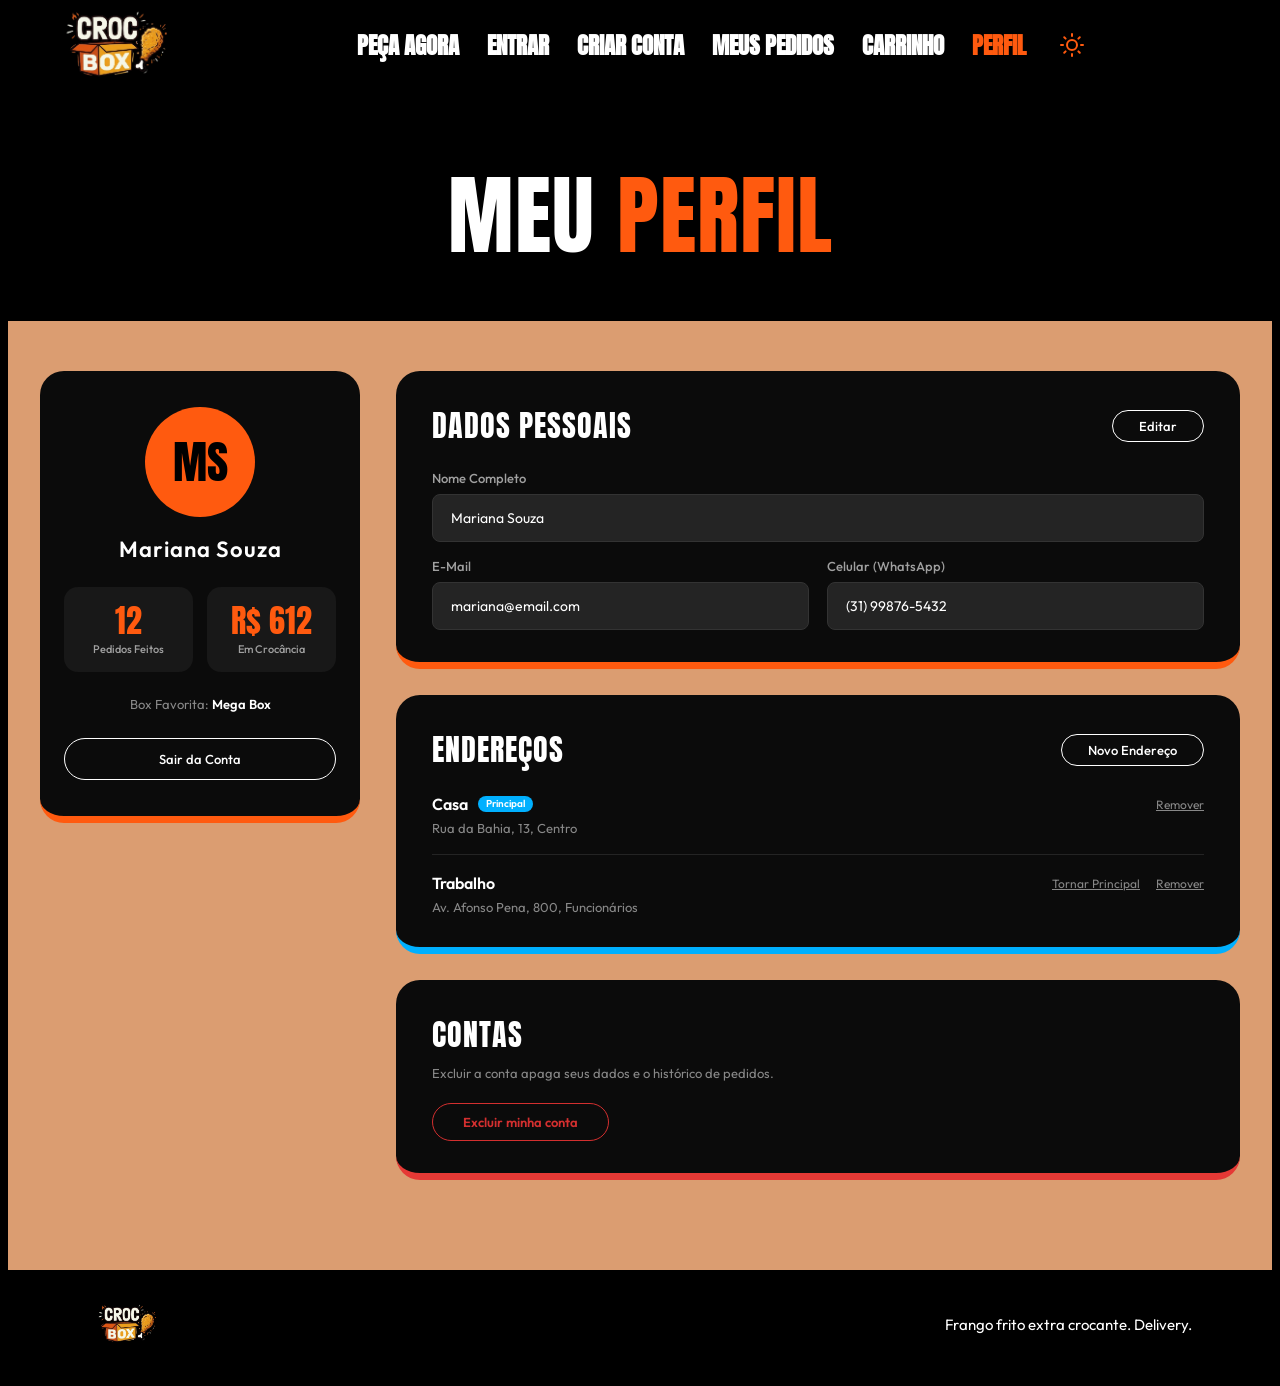
<file: perfil.html>
<!DOCTYPE html>
<html lang="pt-BR">
<head>
  <meta charset="utf-8">
  <meta name="viewport" content="width=device-width, initial-scale=1, viewport-fit=cover">
  <title>Seu Perfil</title>
  <link rel="preconnect" href="https://fonts.googleapis.com">
  <link rel="preconnect" href="https://fonts.gstatic.com" crossorigin>
  <link href="https://fonts.googleapis.com/css2?family=Anton&family=Outfit:wght@400;500;600;700&display=swap" rel="stylesheet">
  <link rel="stylesheet" href="style.css">
</head>
<body>
  <header>
    <img src="logo-semfundo.png" alt="Logo Croc Box">
    <nav>
      <a href="pecaagora.html">PEÇA AGORA</a>
      <a href="login.html">ENTRAR</a>
      <a href="criarconta.html">CRIAR CONTA</a>
      <a href="meuspedidos.html">MEUS PEDIDOS</a>
      <a href="carrinho.html">CARRINHO</a>
      <a href="perfil.html" class="active">PERFIL</a>
      <button id="btn-tema" class="btn-tema" aria-label="Alternar Tema">
          <svg class="icone-sol" xmlns="http://www.w3.org/2000/svg" width="24" height="24" viewBox="0 0 24 24" fill="none" stroke="currentColor" stroke-width="2" stroke-linecap="round" stroke-linejoin="round">
            <circle cx="12" cy="12" r="5"></circle>
            <line x1="12" y1="1" x2="12" y2="3"></line>
            <line x1="12" y1="21" x2="12" y2="23"></line>
            <line x1="4.22" y1="4.22" x2="5.64" y2="5.64"></line>
            <line x1="18.36" y1="18.36" x2="19.78" y2="19.78"></line>
            <line x1="1" y1="12" x2="3" y2="12"></line>
            <line x1="21" y1="12" x2="23" y2="12"></line>
            <line x1="4.22" y1="19.78" x2="5.64" y2="18.36"></line>
            <line x1="18.36" y1="5.64" x2="19.78" y2="4.22"></line>
          </svg>
          <svg class="icone-lua" xmlns="http://www.w3.org/2000/svg" width="24" height="24" viewBox="0 0 24 24" fill="none" stroke="currentColor" stroke-width="2" stroke-linecap="round" stroke-linejoin="round">
            <path d="M21 12.79A9 9 0 1 1 11.21 3 7 7 0 0 0 21 12.79z"></path>
          </svg>
        </button>
    </nav>
  </header>

  <section class="titulo-perfil-page">
    <h1>MEU <span>PERFIL</span></h1>
  </section>

  <section class="secao-perfil">
    <div class="perfil-container">
      
      <aside class="perfil-card-usuario">
        <div class="perfil-avatar">
          <span>MS</span>
        </div>
        <h2 class="perfil-nome">Mariana Souza</h2>
        
        <div class="perfil-stats">
          <div class="stat-card">
            <span class="stat-numero">12</span>
            <span class="stat-label">Pedidos Feitos</span>
          </div>
          <div class="stat-card">
            <span class="stat-numero">R$ 612</span>
            <span class="stat-label">Em Crocância</span>
          </div>
        </div>

        <p class="perfil-favorita">Box Favorita: <strong>Mega Box</strong></p>

        <a href="login.html" class="btn-sair-conta">Sair da Conta</a>
      </aside>

      <main class="perfil-detalhes">
        
        <section class="perfil-card card-dados-pessoais">
          <div class="card-header-perfil">
            <h2>DADOS PESSOAIS</h2>
            <button type="button" class="btn-perfil-acao">Editar</button>
          </div>
          
          <form class="form-perfil" onsubmit="return false;">
            <div class="campo-grupo">
              <label for="nome-completo">Nome Completo</label>
              <input type="text" id="nome-completo" value="Mariana Souza">
            </div>

            <div class="campos-linha-dupla">
              <div class="campo-grupo">
                <label for="email-perfil">E-Mail</label>
                <input type="email" id="email-perfil" value="mariana@email.com">
              </div>
              <div class="campo-grupo">
                <label for="telefone-perfil">Celular (WhatsApp)</label>
                <input type="tel" id="telefone-perfil" value="(31) 99876-5432">
              </div>
            </div>
          </form>
        </section>

        <section class="perfil-card card-enderecos">
          <div class="card-header-perfil">
            <h2>ENDEREÇOS</h2>
            <button type="button" class="btn-perfil-acao">Novo Endereço</button>
          </div>

          <div class="lista-enderecos">
            <div class="item-endereco">
              <div class="endereco-topo">
                <div class="endereco-identificacao">
                  <h3>Casa</h3>
                  <span class="badge-principal">Principal</span>
                </div>
                <a href="#" class="link-remover">Remover</a>
              </div>
              <p class="endereco-texto">Rua da Bahia, 13, Centro</p>
            </div>

            <div class="divisor-endereco"></div>

            <div class="item-endereco">
              <div class="endereco-topo">
                <div class="endereco-identificacao">
                  <h3>Trabalho</h3>
                </div>
                <div class="acoes-endereco">
                  <a href="#" class="link-principal">Tornar Principal</a>
                  <a href="#" class="link-remover">Remover</a>
                </div>
              </div>
              <p class="endereco-texto">Av. Afonso Pena, 800, Funcionários</p>
            </div>
          </div>
        </section>

        <section class="perfil-card card-contas">
          <h2>CONTAS</h2>
          <p class="descricao-contas">Excluir a conta apaga seus dados e o histórico de pedidos.</p>
          <button type="button" class="btn-excluir-conta">Excluir minha conta</button>
        </section>

      </main>

    </div>
  </section>

  <footer class="rodape rodape-carrinho">
    <img src="logo-semfundo.png" alt="Logo Croc Box">
    <p>Frango frito extra crocante. Delivery.</p>
  </footer>

  <script src="script.js"></script>
</body>
</html>
</file>
<file: style.css>
:root {
  --black: #000000;
  --orange: #ff5a0f;
  --white: #ffffff;
  --kraft: #c8955b;
  --kraft-d: #a87843;
  --kraft-dd: #8a6234;
  --gold: #f2a83a;
  --display: 'Anton', 'Impact', 'Arial Narrow', sans-serif;
  --body: 'Outfit', 'Segoe UI', system-ui, sans-serif;
}

html{
  scroll-behavior: smooth;
}

.btn-tema{
  background-color: transparent;
  border: none;
  color: #ff5a0f;
  cursor: pointer;
  display: flex;
  align-items: center;
  justify-content: center;
  padding: 8px;
  margin-left: 10px;
  transition: color 0.3s ease, transform 0.3s ease;
}

body {
  font-family: 'Outfit', sans-serif;
}

input,
button,
textarea,
select {
  font-family: 'Outfit', sans-serif;
}

h1, 
h2, 
.titulo-carrinho-page h1,
.titulo-pedidos-page h1,
.titulo h1,
.entrar-box h1,
.mark {
  font-family: 'Anton', sans-serif;
  letter-spacing: 1px;
}

h3, 
h4, 
.titulo-opcao,
.resumo-card h2 {
  font-family: 'Outfit', sans-serif;
  font-weight: 700;
}

nav a,
.btn-tema {
  font-family: 'Outfit', sans-serif;
  font-weight: 600;
}

.btn-finalizar,
.btn-entrar,
.btn-criar,
.btn-aplicar-cupom,
.card-crocbox button {
  font-family: 'Outfit', sans-serif;
  font-weight: 700;
}

.btn-qtd,
.qtd-numero,
.qtd-extra,
.seletor-quantidade span {
  font-family: 'Outfit', sans-serif;
  font-weight: 600;
}

.molho,
.card-adicional,
.linha-extra {
  font-family: 'Outfit', sans-serif;
  font-weight: 500;
}

input[type="text"],
input[type="email"],
input[type="password"],
input[type="tel"],
.card-obs input {
  font-family: 'Outfit', sans-serif;
  font-weight: 400;
}

.btn-tema:hover{
  color: #ffffff;
  transform: scale(1.1);
}

.icone-lua{
  display: none;
}

.icone-sol{
  display: block;
}

body.light-mode .btn-tema{
  color: #000000;
}

body.light-mode .btn-tema:hover{
  color: #ff5a0f;
}

body.light-mode .icone-sol{
display: none;
}
body.light-mode .icone-lua{
  display: block
}

body.light-mode {
  background-color: #f4f5f7;
}

body.light-mode header,
body.light-mode .rodape,
body.light-mode .rodape-carrinho {
  background-color: #ffffff;
  box-shadow: 0 2px 10px rgba(0,0,0,0.1);
}

body.light-mode header a {
  color: #333333;
}

body.light-mode header a:hover,
body.light-mode header a.active {
  color: #ff5a0f;
}

body.light-mode .rodape p,
body.light-mode .rodape-carrinho p {
  color: #000000;
}

body.light-mode .caixa-3d,
body.light-mode .titulo-pedidos-page,
body.light-mode .titulo-carrinho-page,
body.light-mode .titulo-perfil-page {
  background-color: #ffffff;
}

body.light-mode .caixa-3d h1,
body.light-mode .titulo-pedidos-page h1,
body.light-mode .titulo-carrinho-page h1,
body.light-mode .titulo-perfil-page h1,
body.light-mode .caixa-3d p {
  color: #000000;
}

body.light-mode .box1,
body.light-mode .box2,
body.light-mode .box3,
body.light-mode .card-pedido,
body.light-mode .carrinho-card,
body.light-mode .perfil-card,
body.light-mode .perfil-card-usuario {
  background-color: #ffffff;
  color: #000000;
  box-shadow: 0 5px 15px rgba(0,0,0,0.08);
  border: 1px solid #e0e0e0;
}

body.light-mode .box1 p,
body.light-mode .box2 p,
body.light-mode .box3 p,
body.light-mode .card-info p,
body.light-mode .info-principal p {
  color: #666666;
}

body.light-mode .card-info h3,
body.light-mode .card-preco,
body.light-mode .info-principal h2,
body.light-mode .info-principal .preco-total,
body.light-mode .perfil-nome,
body.light-mode .card-header-perfil h2,
body.light-mode .card-contas h2 {
  color: #000000;
}

body.light-mode .busca-container-box input,
body.light-mode .card-obs input,
body.light-mode .campo-grupo input,
body.light-mode .login input {
  background-color: #ffffff;
  border-color: #cccccc;
  color: #000000;
}

body.light-mode .busca-container-box input::placeholder,
body.light-mode .login input::placeholder {
  color: #888888;
}

body.light-mode .box-mais-pedida h1,
body.light-mode .box-mais-pedida p {
  color: #000000; 
}

body.light-mode .btn-sair-conta {
  color: #000000;
  border-color: #000000;
}

body.light-mode .btn-sair-conta:hover {
  background-color: #000000;
  color: #ffffff;
}

body.light-mode .dropdown-content{
  background-color: #ffffff;
  border: 1px solid #e0e0e0;
  box-shadow: 0px 8px 16px rgba(0, 0, 0, 0.08);
}

body.light-mode .dropdown-content a:hover{
  color: #333333
}

body.light-mode .dropdown-content a:hover{
  background-color: #f4f5f7;
  color: #ff5a0f;
}

.dropdown {
  position: relative;
  display: flex;
  align-items: center;
}
.dropdown-content {
  display: none; 
  position: absolute;
  top: 100%; 
  left: 50%;
  transform: translateX(-50%); 
  background-color: #000000; 
  min-width: 160px;
  flex-direction: column;
  border-radius: 10px;
  box-shadow: 0px 8px 16px rgba(255, 90, 15, 0.2); 
  padding: 10px 0;
  border: 1px solid #333;
}
.dropdown-content a {
  font-size: 22px; 
  padding: 10px 20px;
  text-align: center;
}
.dropdown-content a:hover {
  background-color: #1a1a1a; 
}
.dropdown:hover .dropdown-content {
  display: flex;
}

.caixa-3d,
.box-crocbox,
.box-mais-pedida,
.delivery {
  width: 100%;
  min-height: 100vh;
  min-height: 100dvh;
  display: flex;
  flex-direction: column;
  justify-content: center;
  align-items: center;
  text-align: center;
  box-sizing: border-box;
  padding: 56px 24px;
  position: relative;
}

.caixa-3d *,
.caixa-3d *::before,
.caixa-3d *::after,
.box-crocbox *,
.box-mais-pedida *,
.delivery * {
  box-sizing: border-box;
}

header {
  display: flex;
  align-items: center;
  justify-content: space-between;
  padding: 0 40px;
  width: 100%;
  box-sizing: border-box;
  position: fixed;
  top: 0;
  z-index: 100;
  background-color: #000000;
}

header nav {
  display: flex;
  align-items: center;
  justify-content: center;
  gap: 4px;
  flex: 1;
}

header a{
  text-decoration: none;
  color: #ffffff;
  font-family: var(--display);
  font-size: clamp(18px, 1.8vw, 28px);
  padding: 8px 12px;
  white-space: nowrap;
}

header a:hover,
header a.active {
  color: #ff5a0f;
  transition: 0.5s;
}

header img{
  height: 90px;
  width: 140px;
  object-fit: cover;
}

.caixa-3d {
  background: var(--black);
  color: var(--white);
  font-family: var(--body);
  overflow: hidden;
  padding: 32px 16px;
}

.caixa-3d h1 {
  font-family: var(--display);
  font-weight: 400;
  font-size: clamp(56px, 12vw, 112px);
  line-height: 0.95;
  margin: 0;
  text-transform: uppercase;
  color: var(--white);
}

.caixa-3d h1 span {
  color: var(--orange);
}

.caixa-3d .stage {
  position: relative;
  width: min(100%, 650px);
  height: 500px;
  display: grid;
  place-items: center;
  perspective: 1100px;
  cursor: pointer;
  touch-action: manipulation;
}

.caixa-3d .stage:focus-visible {
  outline: 3px solid var(--white);
  outline-offset: 4px;
  border-radius: 16px;
}

.caixa-3d .glow {
  position: absolute;
  width: 440px;
  height: 440px;
  border-radius: 50%;
  background: radial-gradient(circle, rgba(255, 90, 15, 0.45), transparent 65%);
  filter: blur(10px);
  opacity: 0.5;
  transition: opacity 0.6s;
}

.caixa-3d .stage.open .glow {
  opacity: 1;
}

.caixa-3d .shadow {
  position: absolute;
  bottom: 45px;
  width: 360px;
  height: 50px;
  border-radius: 50%;
  background: rgba(0, 0, 0, 0.8);
  filter: blur(14px);
}

.caixa-3d .float {
  transform-style: preserve-3d;
  animation: float 4s ease-in-out infinite;
  scale: 1.22;
}

@keyframes float {
  50% {
    transform: translateY(-8px);
  }
}

.caixa-3d .rig {
  transform-style: preserve-3d;
  width: 0;
  height: 0;
  transform: rotateX(var(--rx, -22deg)) rotateY(var(--ry, -28deg));
  transition: transform 0.25s ease-out;
}

.caixa-3d .box {
  transform-style: preserve-3d;
  position: absolute;
  left: 0;
  top: 0;
}

.caixa-3d .f {
  position: absolute;
  backface-visibility: hidden;
  overflow: hidden;
}

.caixa-3d .kraft {
  background:
    repeating-linear-gradient(90deg, rgba(0, 0, 0, 0.04) 0 2px, transparent 2px 7px),
    linear-gradient(var(--kraft), var(--kraft-d));
}

.caixa-3d .front {
  width: 280px;
  height: 150px;
  left: -140px;
  top: -75px;
  transform: translateZ(100px);
}

.caixa-3d .back {
  width: 280px;
  height: 150px;
  left: -140px;
  top: -75px;
  transform: rotateY(180deg) translateZ(100px);
}

.caixa-3d .right {
  width: 200px;
  height: 150px;
  left: -100px;
  top: -75px;
  transform: rotateY(90deg) translateZ(140px);
  filter: brightness(0.88);
}

.caixa-3d .left {
  width: 200px;
  height: 150px;
  left: -100px;
  top: -75px;
  transform: rotateY(-90deg) translateZ(140px);
  filter: brightness(0.75);
}

.caixa-3d .bottom {
  width: 280px;
  height: 200px;
  left: -140px;
  top: -100px;
  transform: rotateX(-90deg) translateZ(75px);
}

.caixa-3d .in {
  background: linear-gradient(var(--kraft-d), var(--kraft-dd));
}

.caixa-3d .in-back {
  width: 280px;
  height: 150px;
  left: -140px;
  top: -75px;
  transform: translateZ(-98px);
}

.caixa-3d .in-left {
  width: 200px;
  height: 150px;
  left: -100px;
  top: -75px;
  transform: rotateY(90deg) translateZ(-138px);
  filter: brightness(0.8);
}

.caixa-3d .in-floor {
  width: 280px;
  height: 200px;
  left: -140px;
  top: -100px;
  transform: rotateX(90deg) translateZ(-73px);
  background: var(--kraft-dd);
}

.caixa-3d .print {
  height: 100%;
  display: flex;
  flex-direction: column;
  align-items: center;
  justify-content: center;
  gap: 8px;
}

.caixa-3d .mark {
  display: flex;
  align-items: center;
  gap: 6px;
  font-family: var(--display);
  font-size: 50px;
  line-height: 1;
  color: var(--black);
  transform: rotate(-3deg);
}

.caixa-3d .mark b {
  background: var(--orange);
  color: var(--black);
  padding: 2px 10px;
  font-weight: 400;
  border: 3px solid var(--black);
}

.caixa-3d .tag {
  font-family: var(--body);
  font-weight: 600;
  font-size: 10px;
  letter-spacing: 1.4px;
  color: var(--white);
  background: var(--black);
  padding: 4px 10px;
  text-transform: uppercase;
}

.caixa-3d .lid {
  position: absolute;
  left: 0;
  top: 0;
  transform-style: preserve-3d;
  transform: translate3d(0, -75px, -100px) rotateX(90deg);
  transition: transform 0.9s cubic-bezier(0.3, 1.25, 0.5, 1);
}

.caixa-3d .stage.open .lid,
.caixa-3d .open .lid {
  transform: translate3d(0, -75px, -100px) rotateX(205deg);
}

.caixa-3d .lp {
  position: absolute;
  width: 280px;
  height: 204px;
  left: -140px;
  top: 0;
  transform-style: preserve-3d;
}

.caixa-3d .lp .f {
  inset: 0;
}

.caixa-3d .lu {
  transform: rotateY(180deg);
  background: var(--kraft-dd);
}

body {
  background-color: #000000;
}

.box-crocbox {
  background-color: #DB9D71;
}

.box-crocbox h1 {
  font-family: var(--display);
  font-weight: 400;
  font-size: clamp(48px, 6vw, 76px);
  text-transform: uppercase;
  letter-spacing: 2px;
  margin-bottom: -10px;
}

.box-crocbox h2 {
  font-family: var(--display);
  font-weight: 400;
  font-size: 44px;
  margin-bottom: -15px;
}

.box-crocbox p {
  font-family: var(--body); 
  font-size: 19px;          
  font-weight: 500;        
  line-height: 1.4;         
  color: #000000;
  max-width: 680px;
}

.container-boxes {
  display: flex;
  justify-content: center;
  align-items: center;
  gap: 32px;
  flex-wrap: wrap;
  margin-top: 36px;
}

.container-boxes > div {
  height: 610px;
  width: 410px;
}

.box-crocbox img {
  height: 285px;
  width: 410px;
  object-fit: cover;  
  border-radius: 20px;
}

.box1 {
  background-color: #000000;
  color: white;
  border-radius: 20px;
  border-bottom-color: #14BBF8;
  border-bottom-style: solid;
  border-bottom-width: 10px;
  text-align: left;
}

.box1 p {
  color: #ffffff;
  font-size: 17px;
  padding: 0 16px;
}

.box1 h2 {
  padding: 0 16px;
}

.box1 span {
  color: #14BBF8;
}

.box1 button {
  background-color: #14BBF8;
  border-style: none;
  border-radius: 25px;
  height: 50px;
  width: 130px;
  margin-left: 50px;
  font-family: var(--display);
  font-size: 18px;
  text-transform: uppercase;
  cursor: pointer;
}

.box2 {
  background-color: #000000;
  color: white;
  border-radius: 20px;
  border-bottom-color: #ff5a0f;
  border-bottom-style: solid;
  border-bottom-width: 10px;
  text-align: left;
}

.box2 p {  
  color: #ffffff;
  font-size: 17px;
  padding: 0 16px;
}

.box2 h2 {
  padding: 0 16px;
}

.box2 span {
  color: #ff5a0f;
}

.box2 button {
  background-color: #ff5a0f;
  border-style: none;
  border-radius: 25px;
  height: 50px;
  width: 130px;
  margin-left: 50px;
  font-family: var(--display);
  font-size: 18px;
  text-transform: uppercase;
  cursor: pointer;
}

.box3 {
  background-color: #000000;
  color: white;
  border-radius: 20px;
  border-bottom-color: #F8C10D;
  border-bottom-style: solid;
  border-bottom-width: 10px;
  text-align: left;
}

.box3 p {  
  color: #ffffff;
  font-size: 17px;
  padding: 0 16px;
}

.box3 h2 {
  padding: 0 16px;
}

.box3 span {
  color: #F8C10D;
}

.box3 button {
  background-color: #F8C10D;
  border-style: none;
  border-radius: 25px;
  height: 50px;
  width: 130px;
  margin-left: 50px;
  font-family: var(--display);
  font-size: 18px;
  text-transform: uppercase;
  cursor: pointer;
}

.box-mais-pedida {
  display: flex;
  flex-direction: row;
  justify-content: center;
  align-items: center;
  gap: 64px;
  flex-wrap: wrap;
}

.box-mais-pedida img {
  object-fit: cover;
  height: 460px;
  width: 680px;
  max-width: 100%;
  border-radius: 25px;
}

.info-mais-pedida {
  display: flex;
  flex-direction: column;
  align-items: flex-start;
  text-align: left;
  max-width: 540px;
}

.box-mais-pedida h1 {
  color: #ffffff;
  font-family: var(--display);
  font-weight: 400;
  font-size: clamp(48px, 5.5vw, 68px);
  margin-bottom: -10px;
  text-align: left;
  text-transform: uppercase;
  line-height: 1.05; 
}

.box-mais-pedida span {
  color: #ff5a0f;
}

.box-mais-pedida p {
  color: #ffffff;
  font-family: var(--body); 
  font-size: 19px;          
  font-weight: 500;        
  line-height: 1.45;
  margin: 12px 0 24px 0;
}

.box-mais-pedida h2 {
  color: #ff5a0f;
  font-family: var(--display);
  font-weight: 400;
  font-size: 46px;
  margin: 0;
  text-align: left;
  text-transform: uppercase;
}

.box-mais-pedida button {
  background-color: #ff5a0f;
  border-style: none;
  border-radius: 25px;
  height: 52px;
  width: 135px;
  margin-left: 40px;
  font-family: var(--display);
  font-size: 18px;
  text-transform: uppercase;
  cursor: pointer;
  vertical-align: middle;
}

.delivery {
  background-color: #ff5a0f;
  overflow: hidden;
  padding: 60px 20px;
}

.caixa-abstrata {
  position: relative;
  background-color: transparent;
  width: min(92%, 1020px);
  padding: 85px 50px;
  display: flex;
  flex-direction: column;
  align-items: center;
  justify-content: center;
  text-align: center;
  transform: rotate(-2.5deg);
}

.caixa-abstrata::before {
  content: '';
  position: absolute;
  left: 0;
  right: 0;
  top: calc(100% - 7px);
  height: 56px;
  background-color: #000000;
  clip-path: polygon(0 0, 100% 0, 100% 100%, 0 7px);
  z-index: 1;
  pointer-events: none;
}

.caixa-abstrata::after {
  content: '';
  position: absolute;
  inset: 0;
  background-color: #DB9D71;
  z-index: 2;
  pointer-events: none;
}

.caixa-abstrata > * {
  position: relative;
  z-index: 3;
}

.caixa-abstrata h1 {
  font-family: var(--display);
  font-size: clamp(52px, 7.5vw, 92px);
  font-weight: 400;
  color: #000000;
  text-transform: uppercase;
  letter-spacing: 2px;
  line-height: 1;
  margin: 0 0 20px 0;
}

.caixa-abstrata p {
  font-family: var(--body);
  font-size: 22px;
  font-weight: 500;
  color: #000000;
  max-width: 600px;
  line-height: 1.4;
  margin: 0 0 36px 0;
}

.caixa-abstrata button {
  background-color: #000000;
  color: #ffffff;
  font-family: var(--display);
  font-size: 18px;
  letter-spacing: 1.2px;
  text-transform: uppercase;
  padding: 18px 46px;
  border: none;
  border-radius: 50px;
  cursor: pointer;
  transition: transform 0.2s ease;
}

.caixa-abstrata button:hover {
  transform: scale(1.05);
}

.rodape{
  color: white;
  font-family: var(--body);
  display: flex;
  justify-content: space-between;
  align-items: center;
  padding: 30px 60px;
  background-color: #000000;
  box-sizing: border-box;
  width: 100%;
}

.rodape img{
  height: 60px;
  width: auto;
  object-fit: contain;
}

.rodape P{
  margin: 0;
  color: #ffffff;
}

.login{
  background-color: #ff5a0f;
  min-height: 100vh;
  display: flex;
  justify-content: center;
  align-items: center;
  gap: clamp(40px, 6vw, 120px);
  padding: 140px 40px 60px;
  box-sizing: border-box;
}

.login span{
  color: white;
}

.login h1{
  color: #000000;
  font-family: var(--display);
  font-weight: 400;
  font-size: clamp(48px, 6vw, 80px);
  text-transform: uppercase;
  letter-spacing: 1px;
  line-height: 1;
  margin-bottom: 12px;
}

.titulo{
  margin: 0;
  width: 100%;
  max-width: 380px;
}

.login p{
  font-family: var(--body);
  line-height: 1.4;
  margin: 0;
}

form hr{
  width: 177px;
  border: none;               
  border-top: 1px solid #000000;
  height: 1px;
  margin: 20px auto;
}

.login input{
  height: 41px;
  width: 100%;
  max-width: 588px;
  border: solid 1px #000000;
  border-radius: 25px;
  margin-bottom: 25px;
  padding: 0 16px;
  box-sizing: border-box;
}

.email-criar {
  width: 100%;
  max-width: 268px;
}

.linha-inputs {
  display: flex;
  gap: 16px;
  width: 100%;
}

.login label{
  font-family: var(--body);
  display: block;
  margin-bottom: 6px;
}

.entrar-box{
  width: 100%;
  max-width: 720px;
  background-color: #E68E4F;
  display: flex;
  justify-content: center;
  align-items: center;
  flex-direction: column;
  padding: 45px 36px;
  margin: 0;
  border-radius: 25px;
  border-right: solid 10px #000000;
  border-bottom: solid 5px #000000;
  box-sizing: border-box;
}

.linha{
  display: flex;  
  gap: 5px;
  font-family: var(--body);
  margin-bottom: 25px;
}

.btn-entrar{
  height: 36px;
  width: 240px;
  border-radius: 25px;
  border: none;
  background-color: #000000;
  color: #ffffff;
  font-family: var(--body);
  margin: 0 auto 25px auto;
  display: block;
  cursor: pointer;
}

.btn-criar{
  height: 36px;
  width: 240px;
  border-radius: 25px;
  border: solid 1px;
  background-color: transparent;
  color: #000000;
  font-family: var(--body);
  margin: 0 auto;
  display: block;
  cursor: pointer;
}

.form a{
  color: #b34715;
}

.form p{
  text-align: center;
}

.titulo-pedidos-page {
  background-color: #000000;
  text-align: center;
  padding: 140px 20px 40px; 
}

.titulo-pedidos-page h1 {
  color: #ffffff;
  font-family: var(--display);
  font-weight: 400;
  font-size: clamp(60px, 8vw, 90px);
  margin: 0;
  text-transform: uppercase;
  letter-spacing: 1px;
}

.titulo-pedidos-page span {
  color: var(--orange);
}

.conteudo-pedidos {
  background-color: #DB9D71; 
  min-height: 100vh;
  padding: 40px 20px 80px;
  display: flex;
  flex-direction: column;
  align-items: center;
}

.filtros-pedidos {
  display: flex;
  gap: 16px;
  margin-bottom: 40px;
  flex-wrap: wrap;
  justify-content: center;
}

.filtros-pedidos button {
  border: 1px solid #000000;
  background-color: transparent;
  color: #000000;
  border-radius: 30px;
  padding: 8px 32px;
  font-family: var(--body);
  font-size: 16px;
  font-weight: 500;
  cursor: pointer;
  transition: 0.3s ease;
}

.filtros-pedidos button.ativo, 
.filtros-pedidos button:hover {
  background-color: #000000;
  color: #ffffff;
}

.lista-pedidos {
  width: 100%;
  max-width: 900px;
  display: flex;
  flex-direction: column;
  gap: 25px;
}

.card-pedido {
  background-color: #111111;
  border-radius: 12px;
  padding: 25px 30px;
  border-bottom: 8px solid transparent;
  box-sizing: border-box;
}

.card-pedido.preparo { border-bottom-color: #F8C10D; }
.card-pedido.entregue { border-bottom-color: #28a745; }
.card-pedido.cancelado { border-bottom-color: #dc3545; }

.card-header {
  display: flex;
  justify-content: space-between;
  align-items: flex-start;
}

.info-principal h2 {
  font-family: var(--display);
  color: #ffffff;
  font-size: 32px;
  margin: 0 0 4px 0;
  font-weight: 400;
  letter-spacing: 1px;
}

.info-principal p {
  font-family: var(--body);
  color: #cccccc;
  font-size: 14px;
  margin: 2px 0;
}

.info-principal .preco-total {
  font-family: var(--display);
  color: #ffffff;
  font-size: 28px;
  margin: 15px 0 0 0;
  font-weight: 400;
}

.status-badge {
  padding: 6px 18px;
  border-radius: 20px;
  font-family: var(--display);
  font-size: 14px;
  text-transform: uppercase;
  letter-spacing: 1px;
}

.bg-amarelo { background-color: #F8C10D; color: #000000; }
.bg-verde { background-color: #28a745; color: #ffffff; }
.bg-vermelho { background-color: #dc3545; color: #ffffff; }

.card-body {
  margin-top: 30px;
  border-top: 1px solid #333333;
  padding-top: 30px;
}

.progress-container {
  margin-bottom: 30px;
}

.progress-bar {
  display: flex;
  gap: 8px;
  margin-bottom: 12px;
}

.progress-bar .step {
  height: 6px;
  flex: 1;
  background-color: #333333;
  border-radius: 4px;
}

.progress-bar .step.active {
  background-color: #F8C10D; 
}

.progress-labels {
  display: flex;
  justify-content: space-between;
  color: #999999;
  font-family: var(--body);
  font-size: 13px;
}

.progress-labels span {
  flex: 1;
  text-align: center;
}

.progress-labels span:first-child { text-align: left; }
.progress-labels span:last-child { text-align: right; }

.itens-lista {
  border-bottom: 1px solid #333333;
  padding-bottom: 15px;
  margin-bottom: 20px;
}

.item {
  display: flex;
  justify-content: space-between;
  color: #cccccc;
  font-family: var(--body);
  font-size: 15px;
  margin-bottom: 12px;
}

.detalhes-pedido {
  display: flex;
  gap: 80px;
  margin-bottom: 30px;
}

.detalhe-bloco h4 {
  color: #F8C10D; 
  font-family: var(--body);
  margin: 0 0 5px 0;
  font-size: 13px;
  font-weight: 500;
}

.detalhe-bloco p {
  color: #ffffff;
  font-family: var(--body);
  margin: 0;
  font-size: 15px;
}

.acoes-pedido {
  display: flex;
  gap: 15px;
  flex-wrap: wrap;
}

.acoes-pedido button {
  font-family: var(--display);
  font-size: 16px;
  padding: 12px 28px;
  border-radius: 30px;
  cursor: pointer;
  text-transform: uppercase;
  letter-spacing: 1px;
  transition: transform 0.2s ease;
}

.acoes-pedido button:hover {
  transform: scale(1.05);
}

.btn-loja {
  background-color: #ffffff;
  color: #000000;
  border: none;
}

.btn-ajuda {
  background-color: transparent;
  color: #ffffff;
  border: 1px solid #ffffff;
}

.titulo-carrinho-page {
  background-color: #000000;
  text-align: center;
  padding: 140px 20px 40px;
}

.titulo-carrinho-page h1 {
  font-family: var(--display);
  font-weight: 400;
  font-size: clamp(54px, 8vw, 88px);
  color: #ffffff;
  margin: 0;
  text-transform: uppercase;
  letter-spacing: 1px;
}

.titulo-carrinho-page h1 span {
  color: #ff5a0f;
}

.secao-carrinho {
  background-color: #DB9D71;
  padding: 50px 30px 90px;
  min-height: calc(100vh - 250px);
  box-sizing: border-box;
}

.carrinho-container {
  max-width: 1200px;
  margin: 0 auto;
  width: 100%;
}

.carrinho-grid {
  display: grid;
  grid-template-columns: 1.55fr 1fr;
  gap: 36px;
  align-items: start;
}

.carrinho-itens {
  display: flex;
  flex-direction: column;
  gap: 28px;
}

.carrinho-card {
  background-color: #0b0b0b;
  border-radius: 24px;
  padding: 32px 36px;
  color: #ffffff;
  box-sizing: border-box;
}

.carrinho-card.mega-box {
  border-bottom: 7px solid #F8C10D;
}

.carrinho-card.burguer-box {
  border-bottom: 7px solid #ff5a0f;
}

.card-topo {
  display: flex;
  align-items: center;
  justify-content: space-between;
  gap: 20px;
}

.card-icone {
  width: 70px;
  height: 70px;
  border-radius: 20px;
  display: flex;
  justify-content: center;
  align-items: center;
  font-family: var(--display);
  font-size: 42px;
  line-height: 1;
  flex-shrink: 0;
}

.card-icone.icone-amarelo {
  background-color: #F8C10D;
  color: #000000;
}

.card-icone.icone-laranja {
  background-color: #ff5a0f;
  color: #000000;
}

.card-info {
  flex: 1;
  text-align: left;
}

.card-info h3 {
  font-family: var(--display);
  font-weight: 400;
  font-size: 34px;
  margin: 0 0 6px 0;
  letter-spacing: 1px;
  color: #ffffff;
}

.card-info p {
  font-family: var(--body);
  color: #a0a0a0;
  font-size: 15px;
  margin: 0;
  line-height: 1.35;
}

.card-preco {
  font-family: var(--display);
  font-weight: 400;
  font-size: 32px;
  color: #ffffff;
  letter-spacing: 0.5px;
  white-space: nowrap;
}

.card-acoes {
  display: flex;
  align-items: center;
  gap: 24px;
  margin-top: 24px;
  margin-left: 90px;
}

.seletor-quantidade {
  display: inline-flex;
  align-items: center;
  justify-content: space-between;
  gap: 22px;
  border: 1.5px solid #2e2e2e;
  border-radius: 35px;
  padding: 6px 20px;
  background-color: #000000;
}

.btn-qtd {
  background: none;
  border: none;
  color: #ffffff;
  font-size: 18px;
  font-weight: bold;
  cursor: pointer;
  padding: 0 4px;
  display: flex;
  align-items: center;
  justify-content: center;
  transition: transform 0.15s ease;
}

.btn-qtd:hover {
  transform: scale(1.2);
}

.seletor-quantidade span {
  font-family: var(--body);
  font-size: 16px;
  font-weight: 600;
  color: #ffffff;
  min-width: 14px;
  text-align: center;
}

.btn-remover {
  background: none;
  border: none;
  color: #666666;
  font-family: var(--body);
  font-size: 12px;
  text-decoration: underline;
  cursor: pointer;
  transition: color 0.2s;
  padding: 0;
}

.btn-remover:hover {
  color: #ffffff;
}

.card-obs {
  margin-top: 22px;
  width: 100%;
}

.card-obs input {
  width: 100%;
  background-color: transparent;
  border: 1.5px solid #2e2e2e;
  color: #ffffff;
  padding: 16px 20px;
  border-radius: 6px;
  font-family: var(--body);
  font-size: 14px;
  outline: none;
  box-sizing: border-box;
  transition: border-color 0.2s ease;
}

.card-obs input:focus {
  border-color: #F8C10D;
}

.card-obs input::placeholder {
  color: #555555;
}

.carrinho-resumo {
  position: sticky;
  top: 110px;
}

.resumo-card {
  background-color: #ff5a0f;
  border-radius: 28px;
  padding: 36px 32px;
  color: #000000;
  box-sizing: border-box;
  box-shadow: 0 10px 30px rgba(0, 0, 0, 0.15);
}

.resumo-card h2 {
  font-family: var(--display);
  font-weight: 400;
  font-size: 38px;
  color: #000000;
  text-align: center;
  margin: 0 0 20px 0;
  letter-spacing: 1px;
}

.toggle-entrega {
  display: flex;
  background: rgba(0, 0, 0, 0.12);
  border-radius: 35px;
  padding: 4px;
  margin-bottom: 22px;
}

.btn-toggle {
  flex: 1;
  border: none;
  border-radius: 30px;
  padding: 11px 16px;
  font-family: var(--body);
  font-size: 14px;
  font-weight: 500;
  cursor: pointer;
  transition: 0.2s ease;
  background: transparent;
  color: #000000;
}

.btn-toggle.ativo {
  background: #e64e0a;
  color: #ffffff;
  box-shadow: 0 2px 6px rgba(0, 0, 0, 0.2);
}

.linha-promo {
  margin-bottom: 22px;
}

.linha-promo p {
  font-family: var(--body);
  font-size: 13px;
  font-weight: 600;
  color: #000000;
  margin: 0 0 6px 0;
  text-align: left;
}

.barra-preta {
  width: 100%;
  height: 3px;
  background-color: #000000;
}

.cupom-box {
  display: flex;
  gap: 10px;
  margin-bottom: 28px;
}

.input-cupom {
  flex: 1;
  background: #ffffff;
  border: none;
  border-radius: 8px;
  padding: 12px 14px;
  font-family: var(--body);
  font-size: 13px;
  color: #000000;
  outline: none;
  text-transform: uppercase;
}

.input-cupom::placeholder {
  color: #888888;
}

.btn-aplicar-cupom {
  background: #ff5a0f;
  border: 1.5px solid #000000;
  border-radius: 8px;
  padding: 12px 20px;
  font-family: var(--body);
  font-size: 13px;
  font-weight: 600;
  color: #000000;
  cursor: pointer;
  transition: 0.2s ease;
}

.btn-aplicar-cupom:hover {
  background: #000000;
  color: #ffffff;
}

.linhas-resumo {
  display: flex;
  flex-direction: column;
  gap: 10px;
}

.linha-valor {
  display: flex;
  justify-content: space-between;
  font-family: var(--body);
  font-size: 14px;
  font-weight: 500;
  color: #000000;
}

.divisor-resumo {
  height: 3px;
  background-color: #000000;
  margin: 16px 0 22px 0;
}

.linha-total {
  display: flex;
  justify-content: space-between;
  align-items: baseline;
  font-family: var(--display);
  font-size: 34px;
  font-weight: 400;
  color: #000000;
  margin-bottom: 28px;
  letter-spacing: 0.5px;
}

.btn-finalizar {
  width: 100%;
  background: #000000;
  color: #ffffff;
  border: none;
  border-radius: 35px;
  padding: 16px;
  font-family: var(--body);
  font-size: 15px;
  font-weight: 500;
  cursor: pointer;
  transition: transform 0.2s ease, background-color 0.2s ease;
}

.btn-finalizar:hover {
  transform: scale(1.02);
  background: #1a1a1a;
}

.secao-adicionais {
  margin-top: 55px;
  text-align: center;
}

.secao-adicionais h2 {
  font-family: var(--display);
  font-weight: 400;
  font-size: 38px;
  color: #000000;
  letter-spacing: 1px;
  margin: 0 0 26px 0;
  text-transform: uppercase;
}

.grid-adicionais {
  display: flex;
  justify-content: center;
  gap: 20px;
  flex-wrap: wrap;
}

.card-adicional {
  background: #DB9D71;
  border: 1.5px solid #000000;
  border-radius: 30px;
  padding: 18px 38px;
  min-width: 220px;
  text-align: center;
  cursor: pointer;
  transition: transform 0.2s ease, background-color 0.2s ease;
  display: flex;
  flex-direction: column;
  align-items: center;
  justify-content: center;
}

.card-adicional:hover {
  background-color: #cb8b5d;
  transform: translateY(-2px);
}

.card-adicional.selecionado {
  background-color: #000000;
  border-color: #000000;
}

.card-adicional.selecionado h4 {
  color: #ffffff;
}

.card-adicional.selecionado span {
  color: #F8C10D;
}

.carrinho-vazio {
  font-family: var(--body);
  font-size: 20px;
  color: #333333;
  text-align: center;
  padding: 60px 20px;
  font-weight: 500;
}

.card-adicional h4 {
  font-family: var(--body);
  font-size: 16px;
  font-weight: 600;
  color: #000000;
  margin: 0 0 4px 0;
}

.card-adicional span {
  font-family: var(--body);
  font-size: 13px;
  color: #222222;
  font-weight: 500;
}

.rodape-carrinho {
  background-color: #000000;
  display: flex;
  justify-content: space-between;
  align-items: center;
  padding: 24px 80px;
  box-sizing: border-box;
}

.rodape-carrinho p {
  color: #ffffff;
  font-family: var(--body);
  font-size: 15px;
  margin: 0;
}

.titulo-perfil-page {
  background-color: #000000;
  text-align: center;
  padding: 140px 20px 40px;
}

.titulo-perfil-page h1 {
  font-family: var(--display);
  font-weight: 400;
  font-size: clamp(54px, 8vw, 88px);
  color: #ffffff;
  margin: 0;
  text-transform: uppercase;
  letter-spacing: 1px;
}

.titulo-perfil-page h1 span {
  color: #ff5a0f;
}

.secao-perfil {
  background-color: #DB9D71;
  padding: 50px 30px 90px;
  min-height: calc(100vh - 250px);
  box-sizing: border-box;
}

.perfil-container {
  max-width: 1200px;
  margin: 0 auto;
  width: 100%;
  display: grid;
  grid-template-columns: 320px 1fr;
  gap: 36px;
  align-items: start;
}

.perfil-card-usuario {
  background-color: #0b0b0b;
  border-radius: 24px;
  padding: 36px 24px;
  border-bottom: 7px solid #ff5a0f;
  color: #ffffff;
  display: flex;
  flex-direction: column;
  align-items: center;
  text-align: center;
  box-sizing: border-box;
}

.perfil-avatar {
  width: 110px;
  height: 110px;
  border-radius: 50%;
  background-color: #ff5a0f;
  display: flex;
  align-items: center;
  justify-content: center;
  margin-bottom: 18px;
}

.perfil-avatar span {
  font-family: var(--display);
  font-size: 46px;
  color: #000000;
  line-height: 1;
}

.perfil-nome {
  font-family: var(--body);
  font-size: 22px;
  font-weight: 600;
  color: #ffffff;
  margin: 0 0 24px 0;
}

.perfil-stats {
  display: flex;
  gap: 14px;
  width: 100%;
  margin-bottom: 24px;
}

.stat-card {
  flex: 1;
  background-color: #181818;
  border-radius: 14px;
  padding: 16px 8px;
  display: flex;
  flex-direction: column;
  align-items: center;
  justify-content: center;
  gap: 4px;
}

.stat-numero {
  font-family: var(--display);
  font-size: 32px;
  color: #ff5a0f;
  line-height: 1.1;
}

.stat-label {
  font-family: var(--body);
  font-size: 11px;
  color: #a0a0a0;
  font-weight: 500;
}

.perfil-favorita {
  font-family: var(--body);
  font-size: 13px;
  color: #888888;
  margin: 0 0 26px 0;
}

.perfil-favorita strong {
  color: #ffffff;
  font-weight: 600;
}

.btn-sair-conta {
  width: 100%;
  padding: 12px;
  border: 1.5px solid #ffffff;
  background: transparent;
  color: #ffffff;
  border-radius: 30px;
  font-family: var(--body);
  font-size: 13px;
  font-weight: 500;
  cursor: pointer;
  transition: 0.2s ease;
  text-decoration: none;
  display: inline-block;
  text-align: center;
  box-sizing: border-box;
}

.btn-sair-conta:hover {
  background-color: #ffffff;
  color: #000000;
}

.perfil-detalhes {
  display: flex;
  flex-direction: column;
  gap: 26px;
}

.perfil-card {
  background-color: #0b0b0b;
  border-radius: 24px;
  padding: 32px 36px;
  color: #ffffff;
  box-sizing: border-box;
}

.card-dados-pessoais {
  border-bottom: 7px solid #ff5a0f;
}

.card-enderecos {
  border-bottom: 7px solid #00b0ff;
}

.card-contas {
  border-bottom: 7px solid #e53935;
}

.card-header-perfil {
  display: flex;
  justify-content: space-between;
  align-items: center;
  margin-bottom: 22px;
}

.card-header-perfil h2 {
  font-family: var(--display);
  font-size: 30px;
  font-weight: 400;
  color: #ffffff;
  margin: 0;
  letter-spacing: 1px;
}

.btn-perfil-acao {
  background: transparent;
  border: 1.5px solid #ffffff;
  border-radius: 25px;
  padding: 7px 26px;
  color: #ffffff;
  font-family: var(--body);
  font-size: 13px;
  font-weight: 500;
  cursor: pointer;
  transition: 0.2s ease;
}

.btn-perfil-acao:hover {
  background-color: #ffffff;
  color: #000000;
}

.form-perfil {
  display: flex;
  flex-direction: column;
  gap: 16px;
}

.campo-grupo {
  display: flex;
  flex-direction: column;
  gap: 8px;
  flex: 1;
}

.campo-grupo label {
  font-family: var(--body);
  font-size: 13px;
  color: #a0a0a0;
  font-weight: 500;
}

.campo-grupo input {
  background-color: #242424;
  border: 1px solid #333333;
  border-radius: 8px;
  padding: 14px 18px;
  color: #ffffff;
  font-family: var(--body);
  font-size: 14px;
  outline: none;
  box-sizing: border-box;
  transition: border-color 0.2s;
}

.campo-grupo input:focus {
  border-color: #ff5a0f;
}

.campos-linha-dupla {
  display: grid;
  grid-template-columns: 1fr 1fr;
  gap: 18px;
}

.lista-enderecos {
  display: flex;
  flex-direction: column;
}

.item-endereco {
  display: flex;
  flex-direction: column;
  gap: 6px;
}

.endereco-topo {
  display: flex;
  justify-content: space-between;
  align-items: center;
}

.endereco-identificacao {
  display: flex;
  align-items: center;
  gap: 10px;
}

.endereco-identificacao h3 {
  font-family: var(--body);
  font-size: 16px;
  font-weight: 600;
  color: #ffffff;
  margin: 0;
}

.badge-principal {
  background-color: #00b0ff;
  color: #ffffff;
  font-family: var(--body);
  font-size: 10px;
  font-weight: 600;
  padding: 3px 8px;
  border-radius: 12px;
  line-height: 1;
}

.endereco-texto {
  font-family: var(--body);
  font-size: 13px;
  color: #888888;
  margin: 0;
}

.divisor-endereco {
  height: 1px;
  background-color: #242424;
  margin: 18px 0;
}

.acoes-endereco {
  display: flex;
  align-items: center;
  gap: 16px;
}

.link-principal, .link-remover {
  font-family: var(--body);
  font-size: 12px;
  color: #888888;
  text-decoration: underline;
  cursor: pointer;
  transition: color 0.2s;
}

.link-principal:hover {
  color: #ffffff;
}

.link-remover:hover {
  color: #ff5a0f;
}

.card-contas h2 {
  font-family: var(--display);
  font-size: 30px;
  font-weight: 400;
  color: #ffffff;
  margin: 0 0 8px 0;
  letter-spacing: 1px;
}

.descricao-contas {
  font-family: var(--body);
  font-size: 13px;
  color: #888888;
  margin: 0 0 22px 0;
}

.btn-excluir-conta {
  background: transparent;
  border: 1.5px solid #d32f2f;
  color: #d32f2f;
  border-radius: 25px;
  padding: 10px 30px;
  font-family: var(--body);
  font-size: 13px;
  font-weight: 600;
  cursor: pointer;
  transition: 0.2s ease;
}

.btn-excluir-conta:hover {
  background-color: #d32f2f;
  color: #ffffff;
}

.busca-container-box {
  width: 100%;
  max-width: 600px;
  margin: 25px auto 10px auto;
}

.busca-container-box input {
  width: 100%;
  padding: 16px 24px;
  background-color: #000000;
  border: 2px solid #000000;
  border-radius: 35px;
  color: #ffffff;
  font-family: var(--body);
  font-size: 16px;
  outline: none;
  box-sizing: border-box;
  transition: all 0.3s ease;
}

.busca-container-box input:focus {
  border-color: #ff5a0f;
  box-shadow: 0 4px 12px rgba(0, 0, 0, 0.2);
}

.busca-container-box input::placeholder {
  color: #888888;
}

.descricao-box {
  color: #d8d0c8;
  font-family: var(--body);
  max-width: 520px;
  margin: 12px auto 0;
}

.pedir-grid {
  display: grid;
  grid-template-columns: 1.55fr 1fr;
  gap: 36px;
  align-items: start;
}

.pedir-opcoes .carrinho-card {
  margin-bottom: 24px;
}

.titulo-opcao {
  font-family: var(--display);
  font-weight: 400;
  font-size: 28px;
  text-transform: uppercase;
  margin: 0 0 4px;
}

.texto-opcao {
  margin: 0 0 16px;
  font-size: 14px;
  opacity: 0.7;
}

.lista-molhos {
  display: flex;
  flex-wrap: wrap;
  gap: 10px;
}

.molho {
  background: transparent;
  color: inherit;
  border: 2px solid #444444;
  border-radius: 30px;
  padding: 10px 20px;
  font-family: var(--body);
  font-size: 15px;
  cursor: pointer;
  transition: border-color 0.2s ease;
}

.molho:hover {
  border-color: var(--orange);
}

.molho.selecionado {
  background-color: var(--orange);
  border-color: var(--orange);
  color: #000000;
  font-weight: 600;
}

.molho:disabled {
  opacity: 0.35;
  cursor: not-allowed;
}

.contador-molhos {
  margin: 12px 0 0;
  font-size: 14px;
  font-weight: 600;
  color: var(--gold);
}

.contador-molhos.erro {
  color: #ff7a5c;
}

/* adicionais */
.linha-extra {
  display: flex;
  justify-content: space-between;
  align-items: center;
  gap: 12px;
  padding: 12px 0;
  border-top: 1px dashed #333333;
}

.linha-extra:first-of-type {
  border-top: none;
}

.linha-extra small {
  display: block;
  opacity: 0.7;
}

.aviso-pedir {
  margin: 14px 0 0;
  font-weight: 600;
  text-align: center;
  min-height: 20px;
}

.aviso-pedir a {
  color: #000000;
  text-decoration: underline;
}

/* tema claro */
body.light-mode .molho {
  border-color: #cccccc;
}

body.light-mode .molho.selecionado {
  border-color: var(--orange);
}

body.light-mode .linha-extra {
  border-color: #e0e0e0;
}

body.light-mode .descricao-box {
  color: #333333;
}

@media (max-width: 900px) {
  .pedir-grid {
    grid-template-columns: 1fr;
  }
}


@media (max-width: 1024px) {
  header nav {
    gap: 4px;
  }

  header a {
    font-size: 17px;
    padding: 6px 10px;
  }

  .container-boxes > div {
    width: calc(50% - 20px);
    max-width: 380px;
    height: auto;
    padding-bottom: 24px;
  }

  .box-mais-pedida {
    flex-direction: column;
    text-align: center;
    gap: 30px;
  }

  .box-mais-pedida img {
    width: 100%;
    max-width: 580px;
    height: auto;
  }

  .info-mais-pedida {
    align-items: center;
    text-align: center;
    max-width: 100%;
  }

  .box-mais-pedida button {
    margin-left: 0;
    margin-top: 15px;
  }

  .carrinho-grid {
    grid-template-columns: 1fr;
    gap: 30px;
  }

  .carrinho-resumo {
    position: static;
  }

  .perfil-container {
    grid-template-columns: 1fr;
    gap: 30px;
  }
}

@media (max-width: 768px) {
  header {
    position: sticky;
    top: 0;
    flex-direction: column;
    padding: 12px 16px;
    background-color: #000000;
    box-shadow: 0 4px 14px rgba(0, 0, 0, 0.6);
  }

  header img {
    height: 48px;
    width: auto;
  }

  header nav {
    margin-left: 0;
    margin-top: 10px;
    flex-wrap: wrap;
    gap: 6px 10px;
    justify-content: center;
    width: 100%;
  }

  header a {
    font-size: 15px;
    padding: 5px 8px;
  }

  .dropdown-content {
    left: 0;
    transform: none;
  }

  .titulo-carrinho-page,
  .titulo-pedidos-page,
  .titulo-perfil-page {
    padding: 40px 16px 24px;
  }

  .titulo-carrinho-page h1,
  .titulo-pedidos-page h1,
  .titulo-perfil-page h1 {
    font-size: clamp(38px, 10vw, 54px);
  }

  .secao-carrinho,
  .conteudo-pedidos,
  .secao-perfil {
    padding: 30px 16px 60px;
    min-height: auto;
  }

  .caixa-3d {
    min-height: 80vh;
    padding: 40px 16px;
  }

  .caixa-3d .float {
    scale: 0.52;
  }

  .caixa-3d h1 {
    font-size: clamp(36px, 11vw, 58px);
  }

  .caixa-3d p {
    font-size: 16px;
  }

  .box-crocbox {
    padding: 50px 16px;
    min-height: auto;
  }

  .box-crocbox h1 {
    font-size: clamp(36px, 10vw, 54px);
  }

  .busca-container-box {
    margin: 20px auto 10px;
    padding: 0 10px;
  }

  .container-boxes {
    padding: 0;
    flex-direction: column;
    align-items: center;
    gap: 28px;
  }

  .container-boxes > div {
    width: 100%;
    max-width: 360px;
    height: auto;
    padding-bottom: 24px;
  }

  .box-crocbox img {
    width: 100%;
    height: 220px;
  }

  .box1 button,
  .box2 button,
  .box3 button {
    margin-left: 16px;
    height: 44px;
    width: 120px;
    font-size: 16px;
  }

  .box-mais-pedida {
    padding: 50px 16px;
    min-height: auto;
    gap: 24px;
  }

  .box-mais-pedida img {
    width: 100%;
    height: auto;
    border-radius: 18px;
  }

  .info-mais-pedida {
    align-items: center;
    text-align: center;
    max-width: 100%;
  }

  .box-mais-pedida h1 {
    font-size: clamp(32px, 8vw, 44px);
    text-align: center;
  }

  .box-mais-pedida h2 {
    font-size: 32px;
    text-align: center;
  }

  .box-mais-pedida button {
    margin: 10px auto 0 auto;
    display: block;
  }

  .delivery {
    padding: 50px 16px;
    min-height: auto;
  }

  .caixa-abstrata {
    width: 100%;
    padding: 40px 18px;
    transform: rotate(-1.5deg);
  }

  .caixa-abstrata h1 {
    font-size: clamp(32px, 8vw, 48px);
  }

  .caixa-abstrata p {
    font-size: 16px;
  }

  .login {
    flex-direction: column;
    height: auto;
    min-height: auto;
    padding: 30px 16px 60px;
    gap: 25px;
  }

  .titulo {
    margin: 0;
    width: 100%;
    max-width: 100%;
    text-align: center;
  }

  .login h1 {
    font-size: clamp(38px, 10vw, 52px);
    line-height: 1.1;
  }

  .login p {
    text-align: center;
  }

  .entrar-box {
    width: 100%;
    max-width: 440px;
    padding: 28px 18px;
    border-right-width: 6px;
    border-bottom-width: 4px;
  }

  .login input,
  .email-criar {
    width: 100% !important;
    max-width: 100% !important;
    box-sizing: border-box;
  }

  .linha-inputs {
    flex-direction: column;
    gap: 0;
  }

  .btn-entrar,
  .btn-criar {
    width: 100%;
    margin-left: 0;
  }

  form hr {
    width: 40%;
  }

  .carrinho-grid {
    grid-template-columns: 1fr;
    gap: 24px;
  }

  .carrinho-card {
    padding: 22px 18px;
    border-radius: 18px;
  }

  .card-topo {
    flex-wrap: wrap;
    gap: 12px;
  }

  .card-icone {
    width: 55px;
    height: 55px;
    font-size: 32px;
    border-radius: 14px;
  }

  .card-info h3 {
    font-size: 24px;
  }

  .card-info p {
    font-size: 13px;
  }

  .card-preco {
    font-size: 26px;
    width: 100%;
    text-align: right;
  }

  .card-acoes {
    margin-left: 0;
    margin-top: 16px;
    width: 100%;
    justify-content: space-between;
  }

  .card-obs input {
    padding: 12px 14px;
    font-size: 13px;
  }

  .carrinho-resumo {
    position: static;
  }

  .resumo-card {
    padding: 26px 18px;
    border-radius: 20px;
  }

  .resumo-card h2 {
    font-size: 30px;
  }

  .linha-total {
    font-size: 28px;
  }

  .secao-adicionais {
    margin-top: 36px;
  }

  .secao-adicionais h2 {
    font-size: 28px;
  }

  .grid-adicionais {
    flex-direction: column;
    align-items: stretch;
    gap: 12px;
  }

  .card-adicional {
    width: 100%;
    min-width: auto;
    padding: 14px 20px;
    border-radius: 20px;
  }

  .filtros-pedidos {
    gap: 8px;
    margin-bottom: 24px;
  }

  .filtros-pedidos button {
    padding: 6px 16px;
    font-size: 14px;
  }

  .card-pedido {
    padding: 20px 16px;
    border-radius: 14px;
  }

  .card-header {
    flex-direction: column;
    gap: 12px;
    align-items: flex-start;
  }

  .info-principal h2 {
    font-size: 24px;
  }

  .detalhes-pedido {
    flex-direction: column;
    gap: 16px;
  }

  .acoes-pedido {
    flex-direction: column;
    width: 100%;
  }

  .acoes-pedido button {
    width: 100%;
  }

  .progress-labels {
    font-size: 11px;
  }

  .perfil-container {
    grid-template-columns: 1fr;
    gap: 24px;
  }

  .perfil-card-usuario {
    padding: 28px 18px;
    border-radius: 20px;
  }

  .perfil-avatar {
    width: 85px;
    height: 85px;
    margin-bottom: 14px;
  }

  .perfil-avatar span {
    font-size: 36px;
  }

  .perfil-nome {
    font-size: 20px;
    margin-bottom: 18px;
  }

  .perfil-stats {
    gap: 10px;
    margin-bottom: 18px;
  }

  .stat-card {
    padding: 12px 6px;
  }

  .stat-numero {
    font-size: 26px;
  }

  .stat-label {
    font-size: 10px;
  }

  .perfil-detalhes {
    gap: 20px;
  }

  .perfil-card {
    padding: 22px 18px;
    border-radius: 20px;
  }

  .card-header-perfil h2 {
    font-size: 24px;
  }

  .btn-perfil-acao {
    padding: 5px 18px;
    font-size: 12px;
  }

  .campos-linha-dupla {
    grid-template-columns: 1fr;
    gap: 14px;
  }

  .card-contas h2 {
    font-size: 24px;
  }

  .rodape,
  .rodape-carrinho {
    flex-direction: column;
    padding: 26px 16px;
    gap: 14px;
    text-align: center;
    justify-content: center;
    align-items: center;
  }

  .rodape img,
  .rodape-carrinho img {
    height: 48px;
    width: auto;
  }

  .rodape P,
  .rodape-carrinho p {
    margin: 0;
    font-size: 14px;
    text-align: center;
  }
}

@media (max-width: 480px) {
  .caixa-3d .float {
    scale: 0.42;
  }

  header nav {
    gap: 4px 6px;
  }

  header a {
    font-size: 13px;
    padding: 4px 6px;
  }

  .cupom-box {
    flex-direction: column;
    gap: 8px;
  }

  .btn-aplicar-cupom {
    width: 100%;
  }

  .card-preco {
    text-align: left;
  }

  .item-endereco .endereco-topo {
    flex-direction: column;
    align-items: flex-start;
    gap: 6px;
  }

  .acoes-endereco {
    margin-top: 6px;
  }
}
</file>
